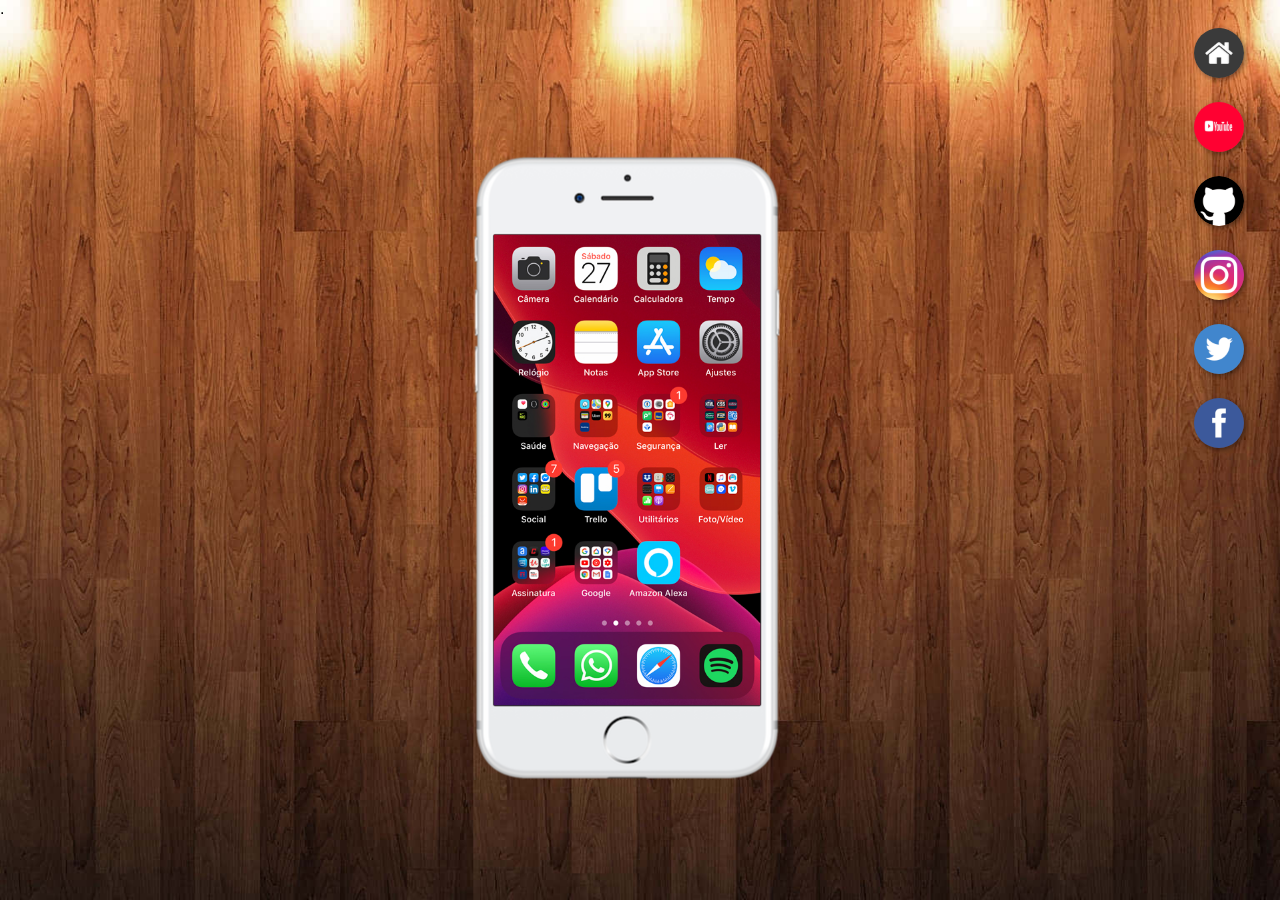
<file: index.html>
<!DOCTYPE html>
<html lang="pt-br">
<head>
    <meta charset="UTF-8">
    <meta name="viewport" content="width=device-width, initial-scale=1.0">
    <title>Projeto Redes Sociais</title>
    <link rel="shortcut icon" href="favicon.ico" type="image/x-icon">.
    <link rel="stylesheet" href="estilos/style.css">
</head>
<body>
    <main>
        <section id="telefone">
            <iframe src="home.html" name="tela" id="tela" frameborder="0"></iframe>
        </section>
        <section id="redes-sociais">
            <a href="home.html" target="tela"><img src="imagens/logo-home.jpg" alt="Home"></a> <br>
            <a href="#" target="tela"><img src="imagens/logo-youtube.png" alt="Youtube"></a> <br>
            <a href="#" target="tela"><img src="imagens/github_logo.png" alt="Github"></a> <br>
            <a href="instagram.html" target="tela"><img src="imagens/Instagram_logo.png" alt="Instagram"></a> <br>
            <a href="twitter.html" target="tela"><img src="imagens/logo-twitter.png" alt="Twitter"></a> <br>
            <a href="facebook.html" target="tela"><img src="imagens/logo-face.jpg" alt="Facebook"></a>
        </section>
    </main>
</body>
</html>
</file>
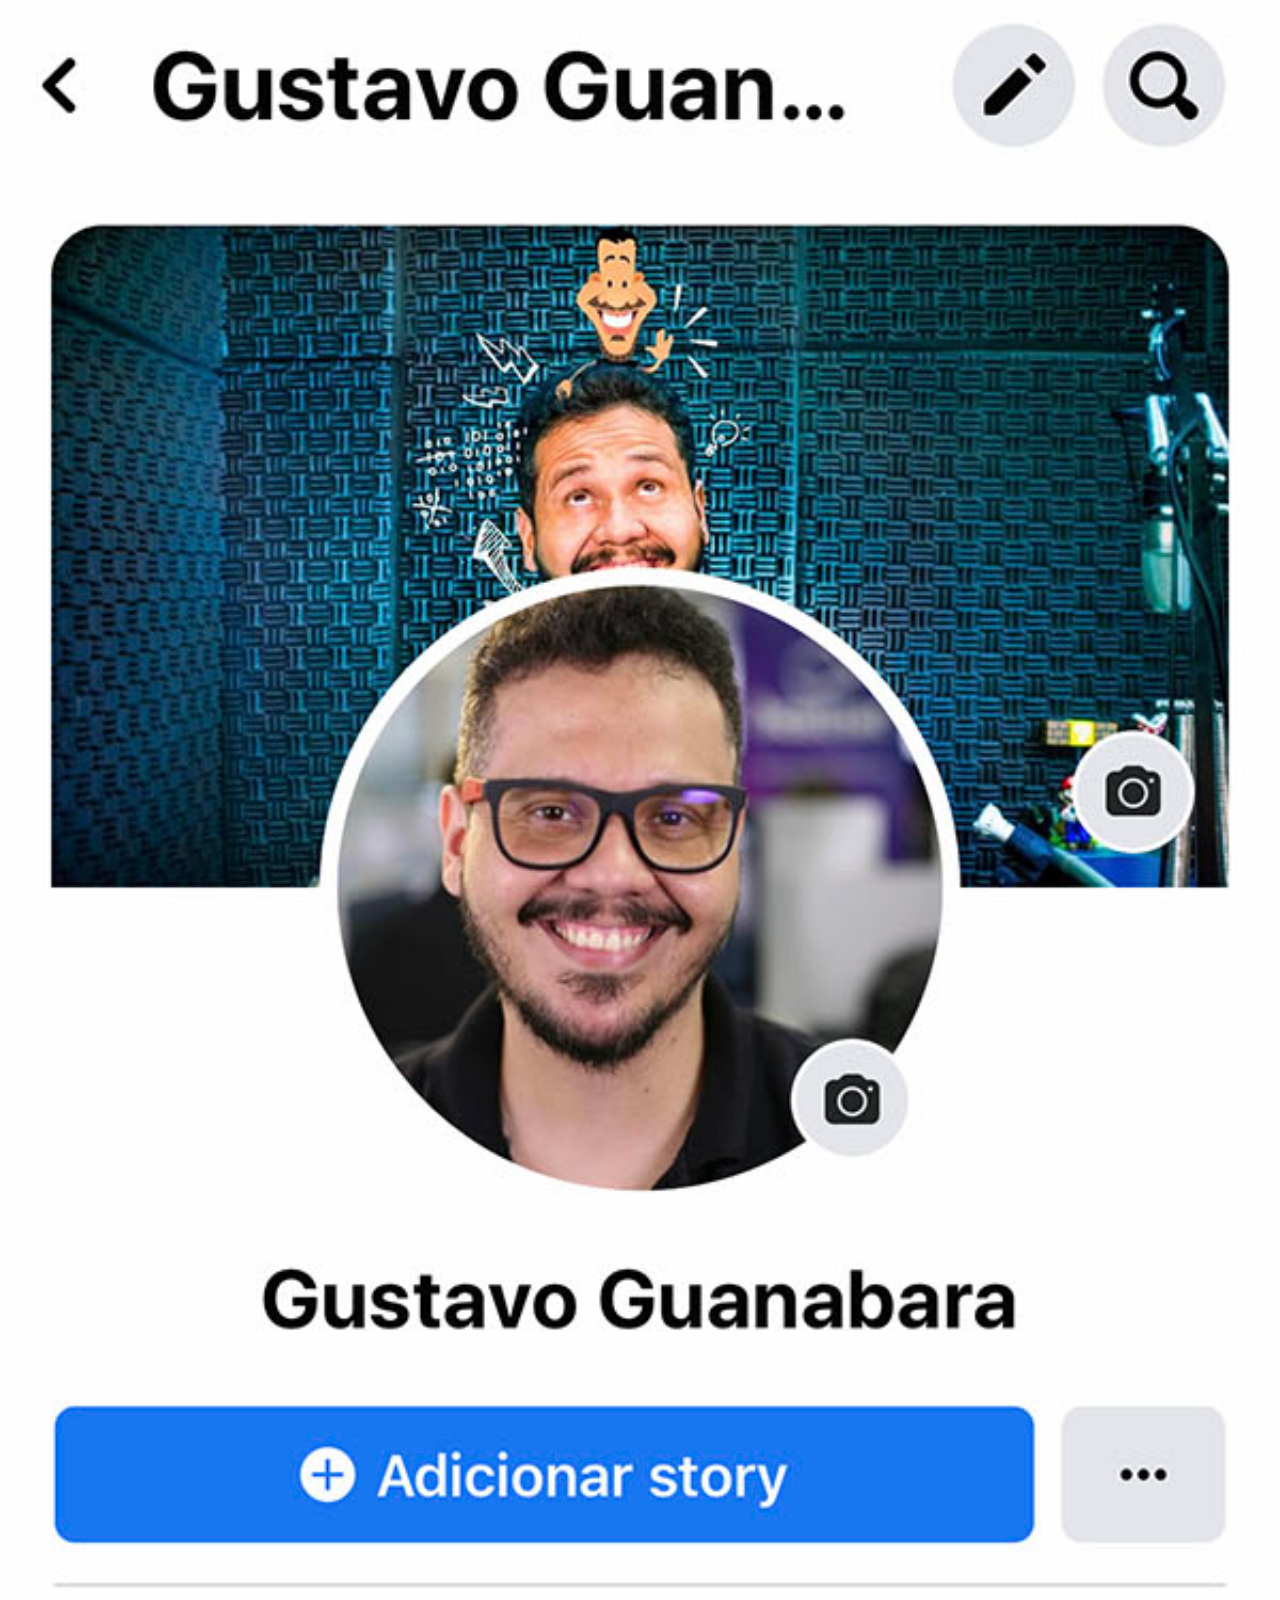
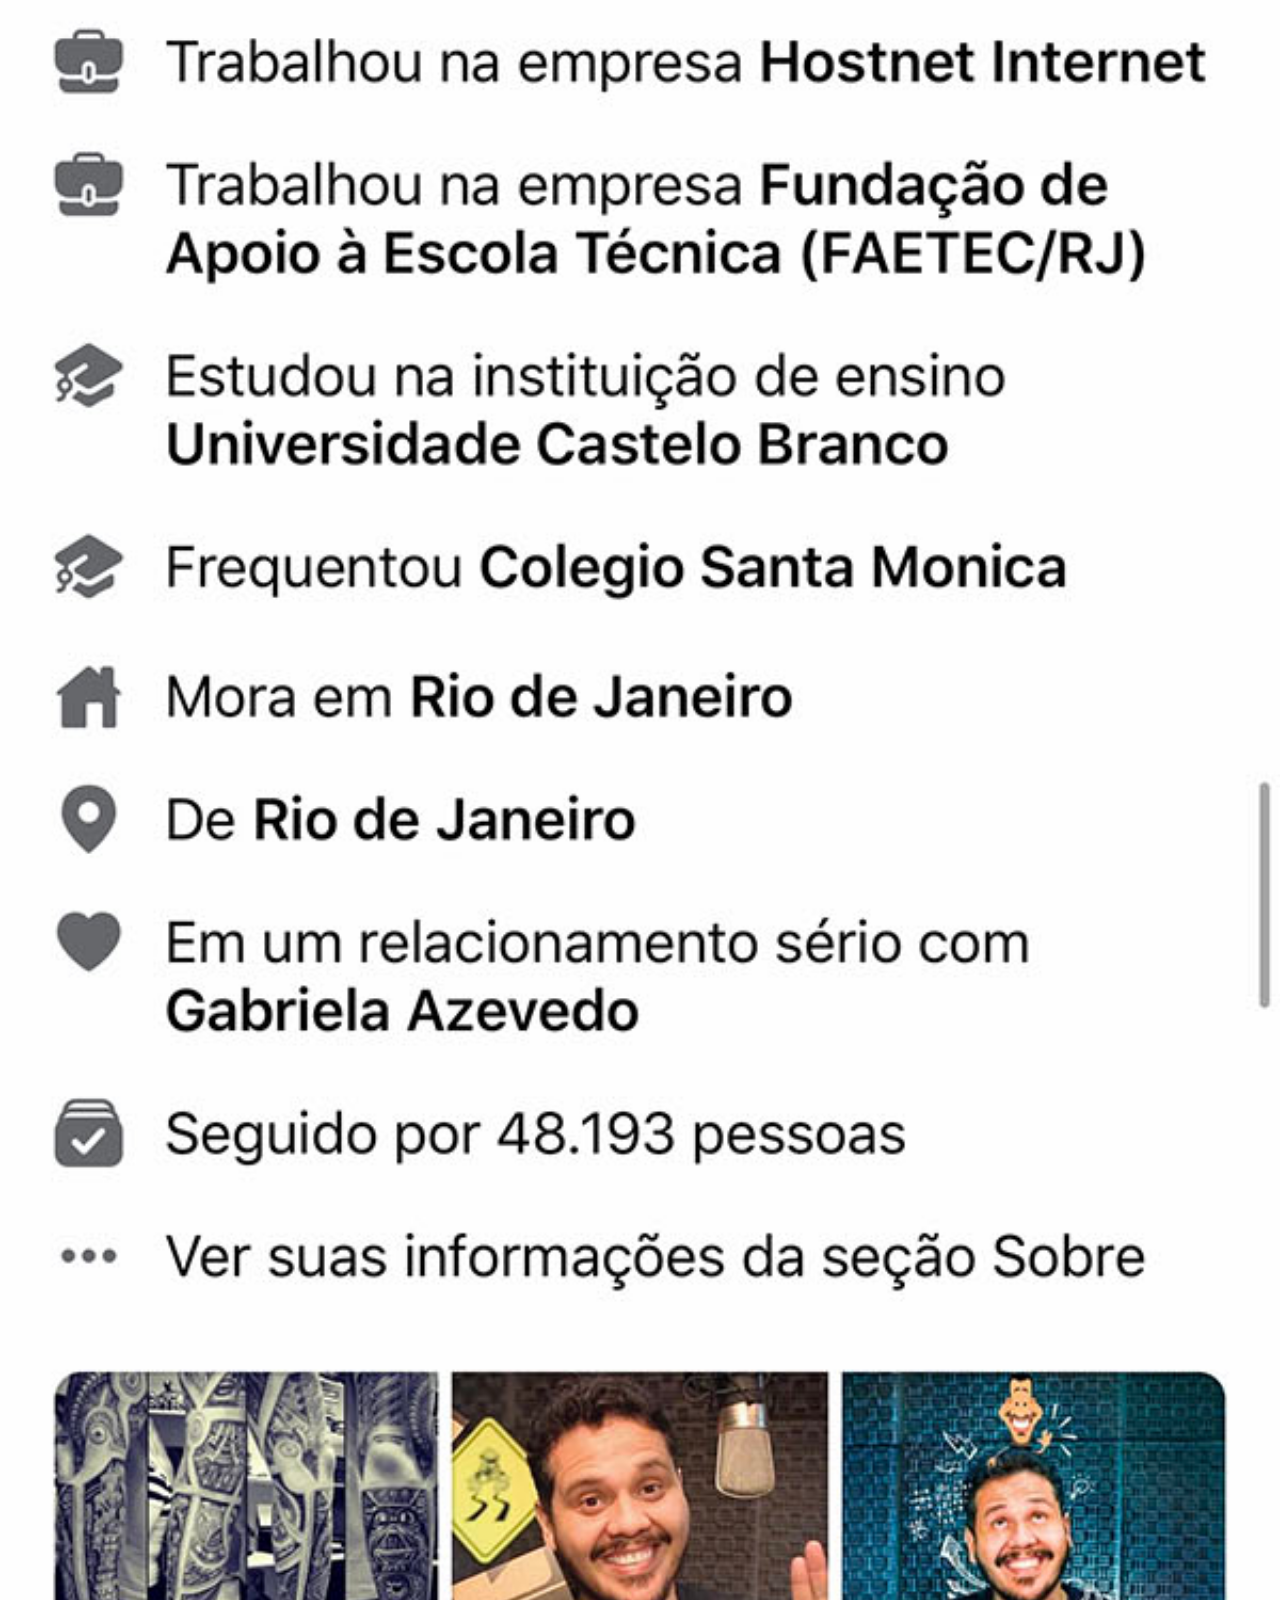
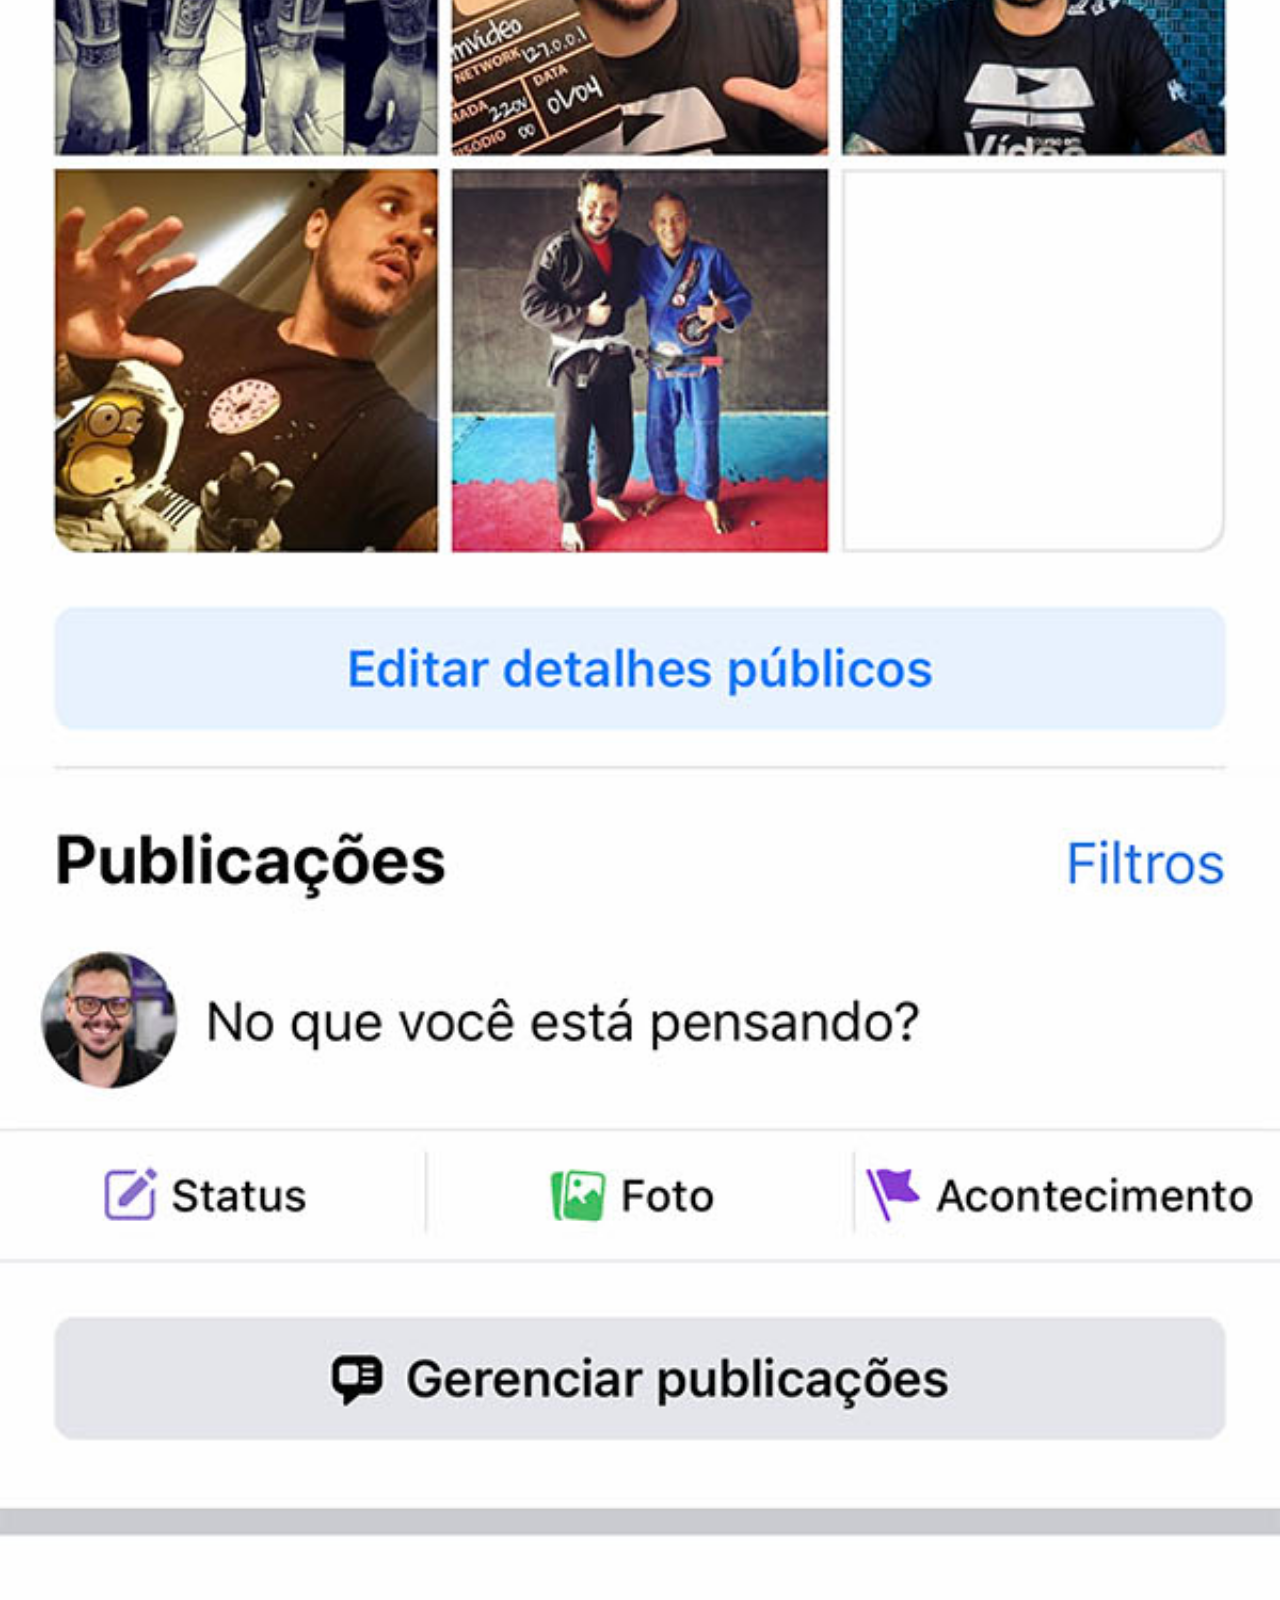
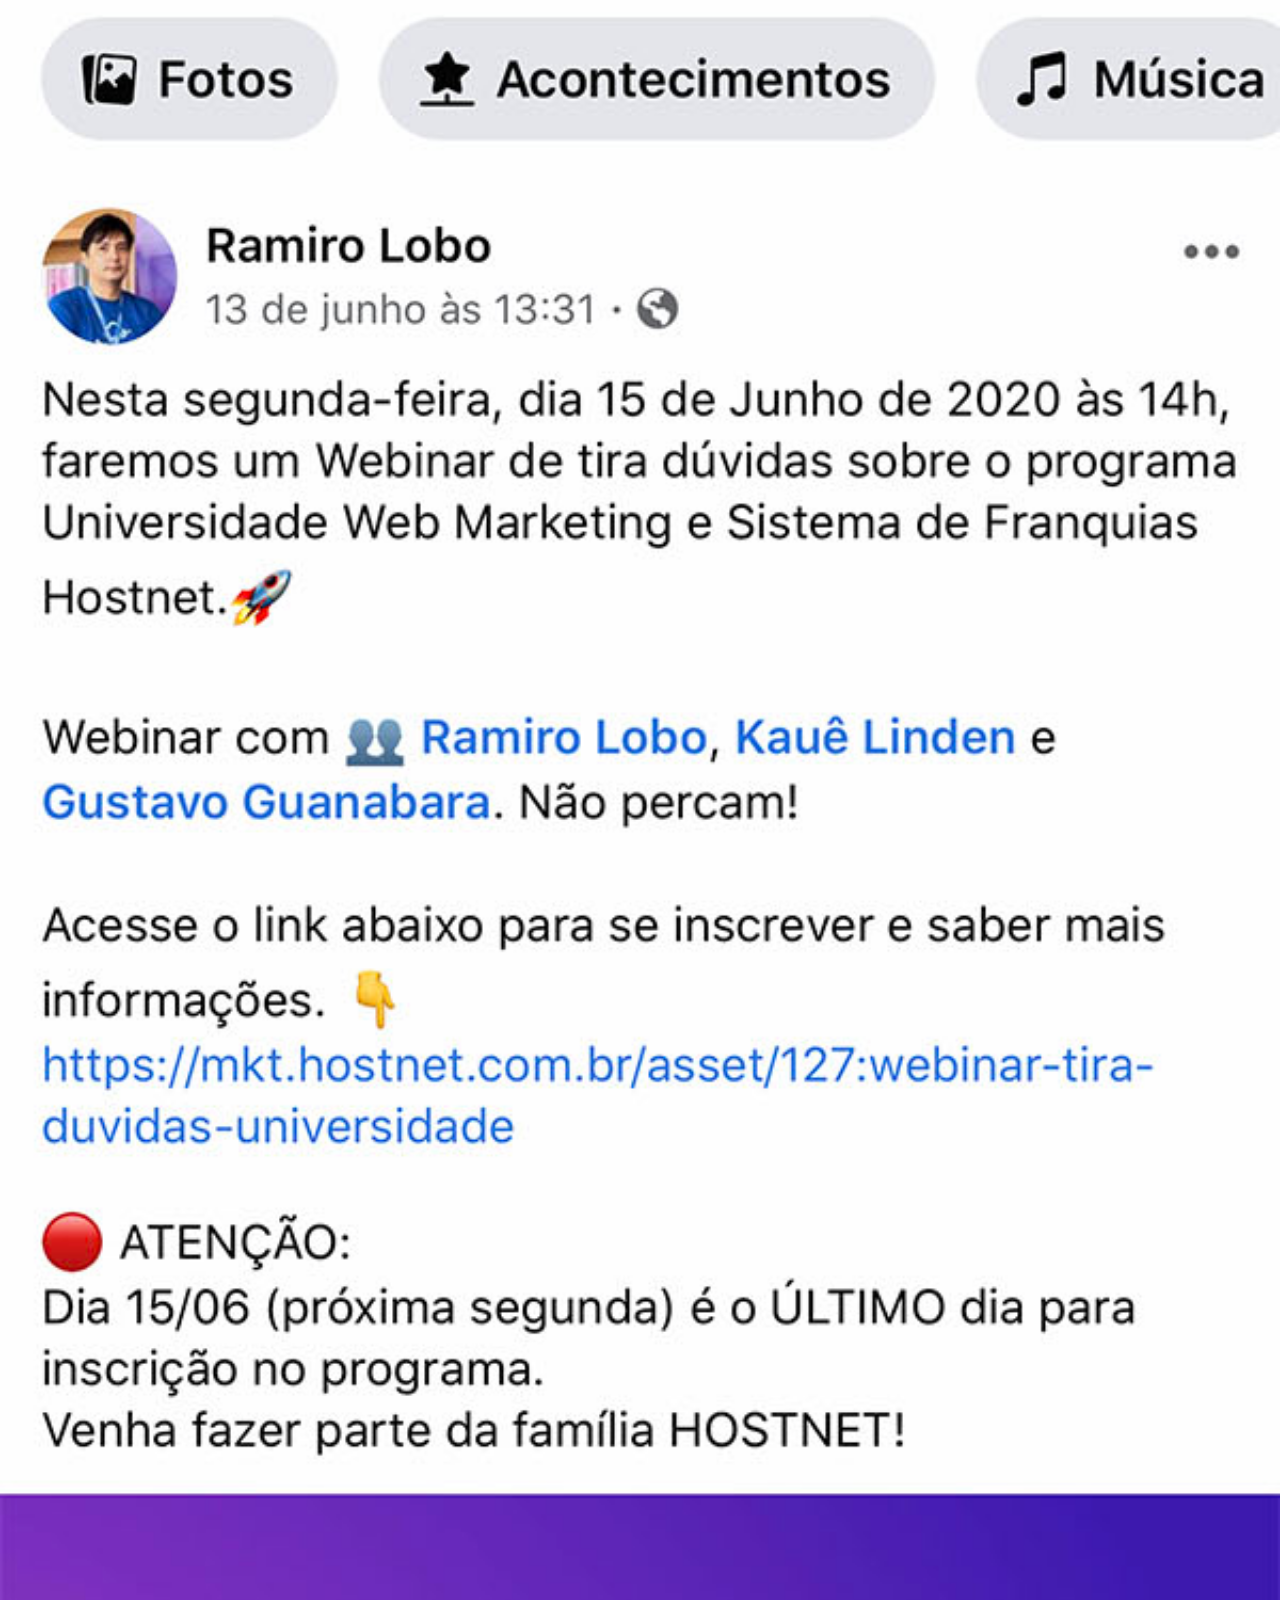
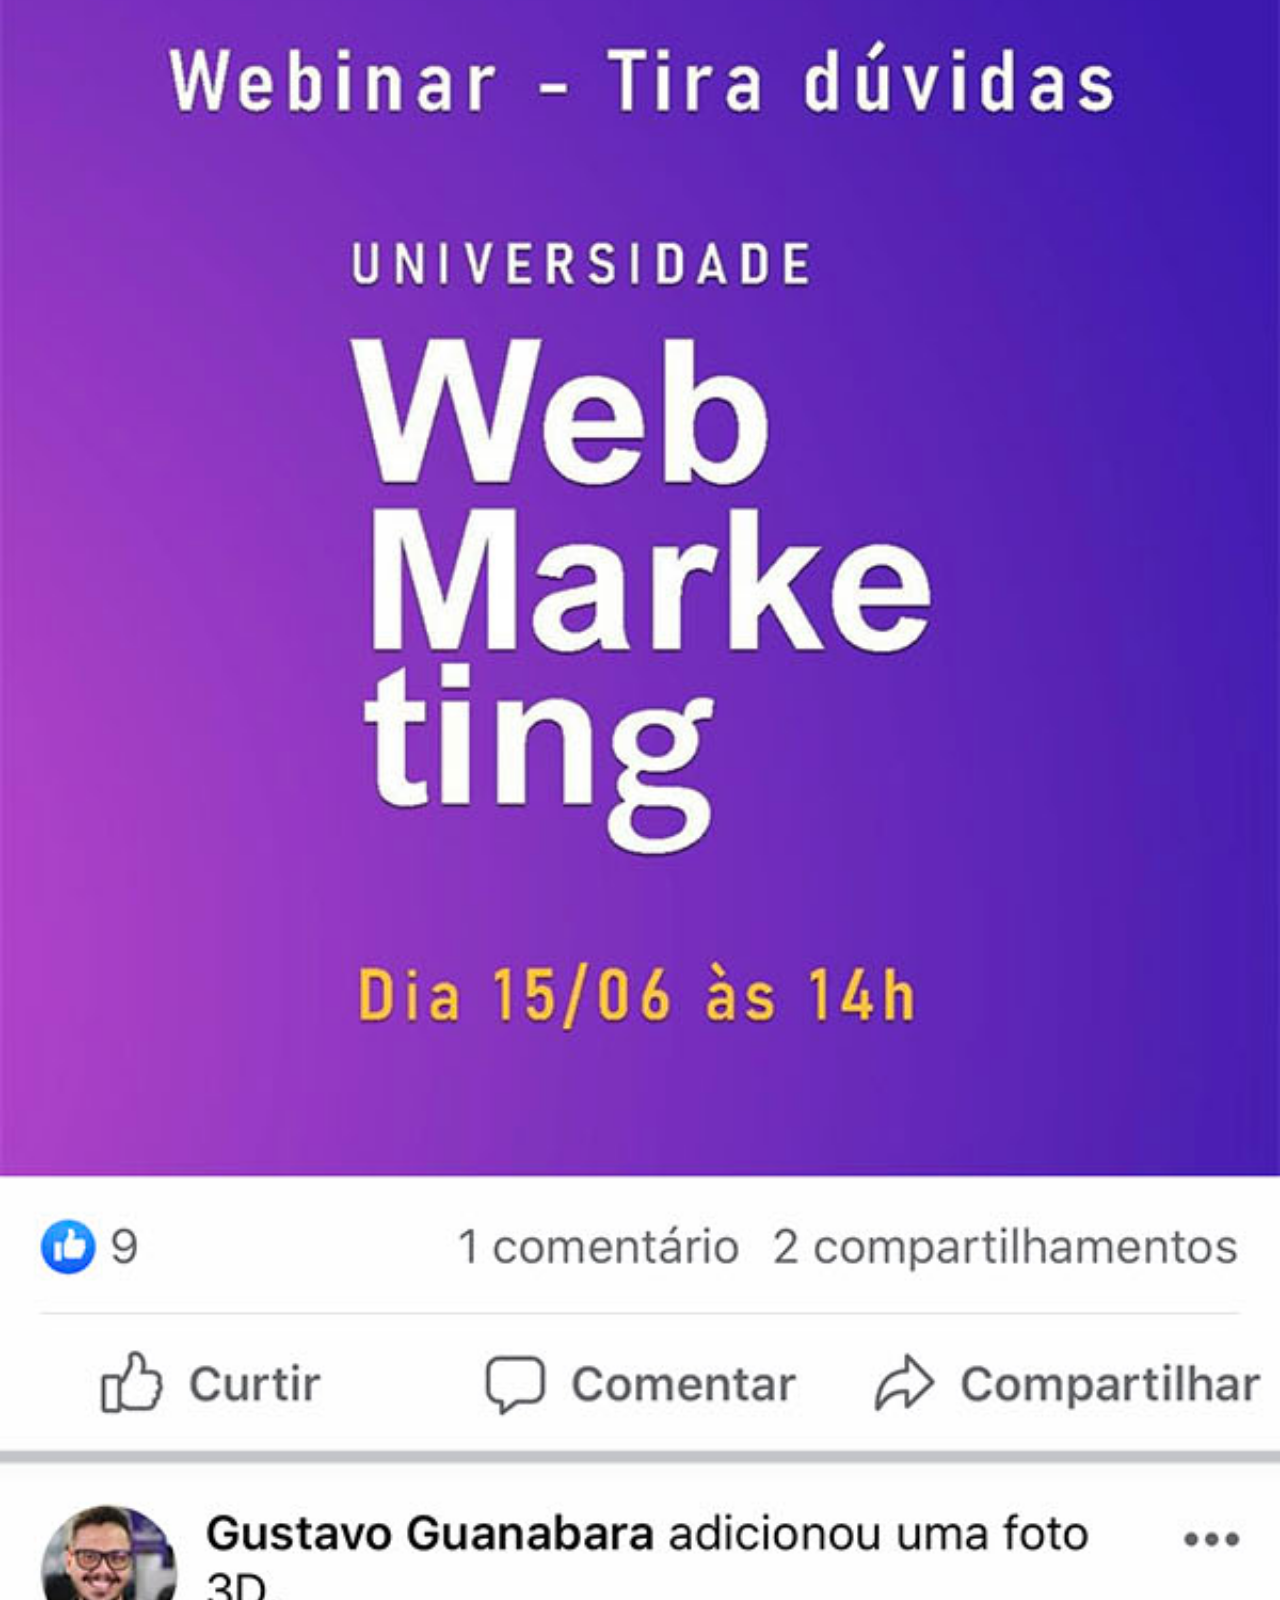
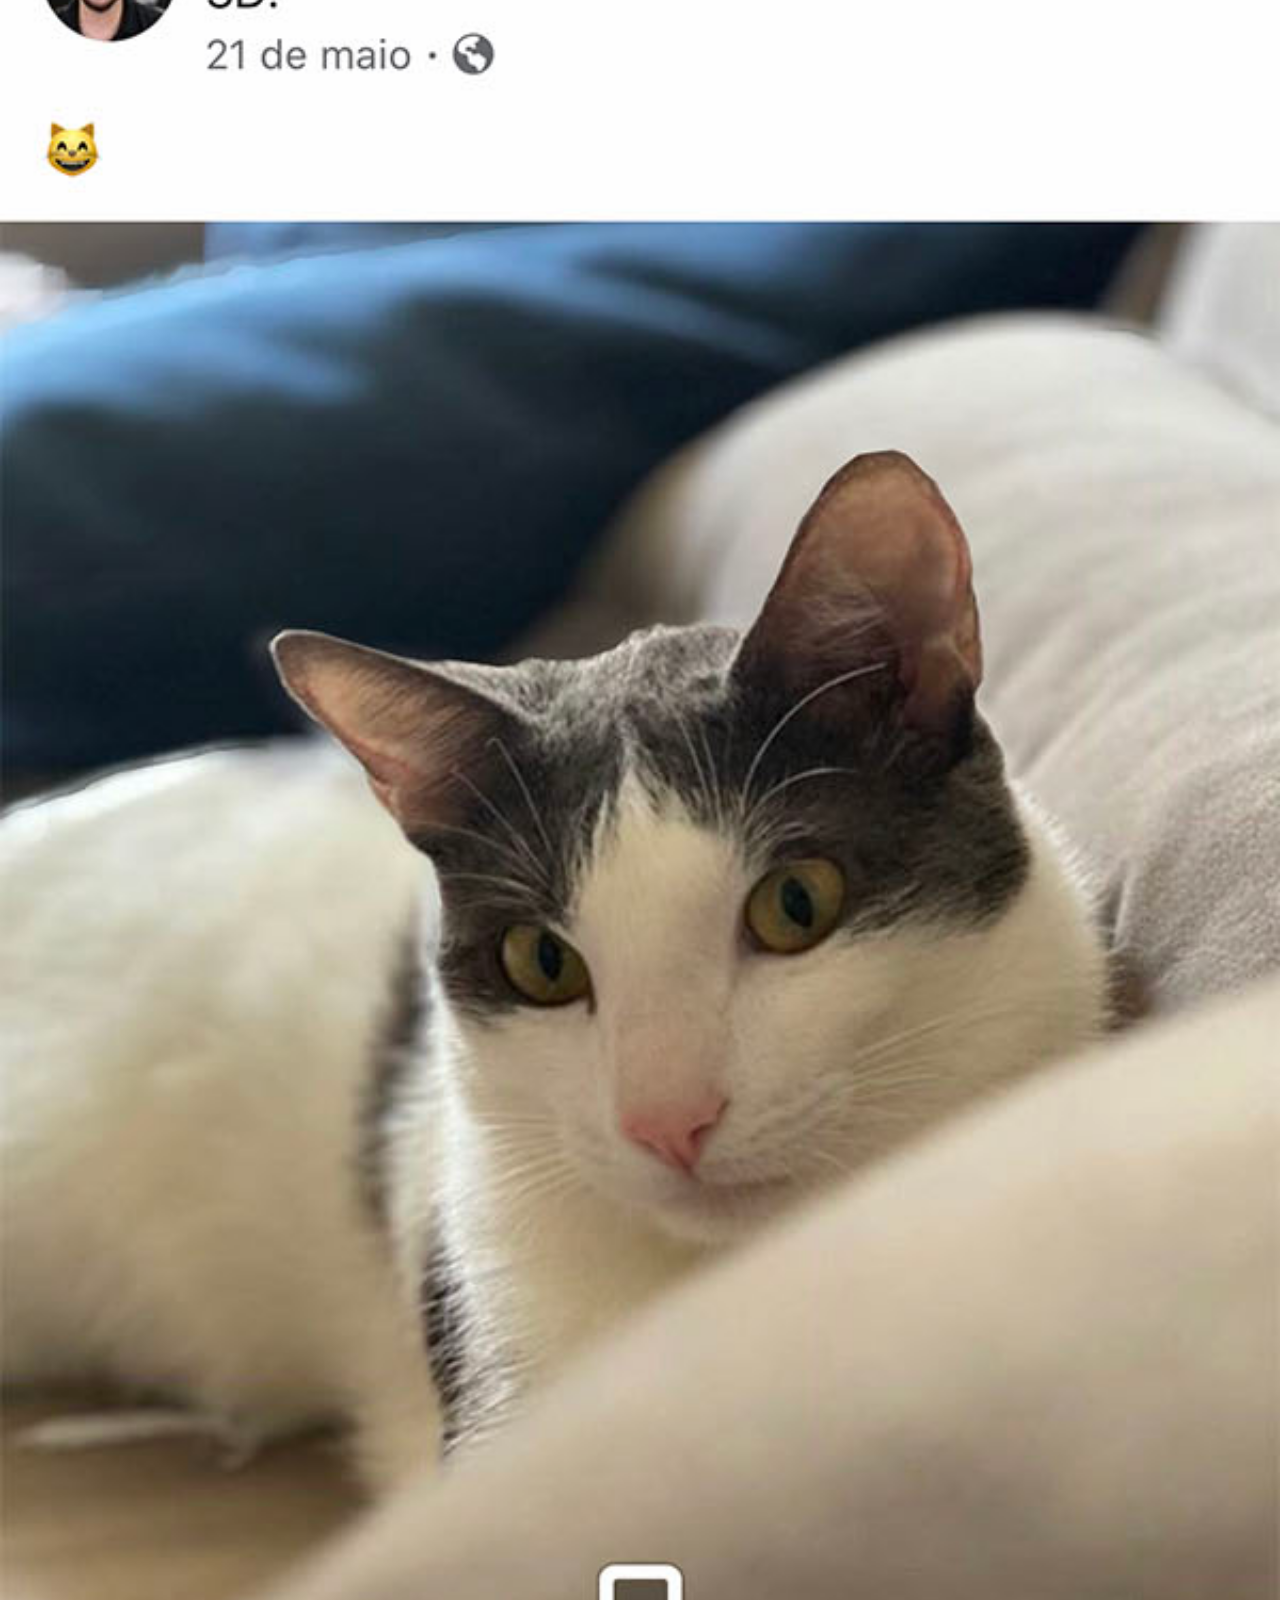
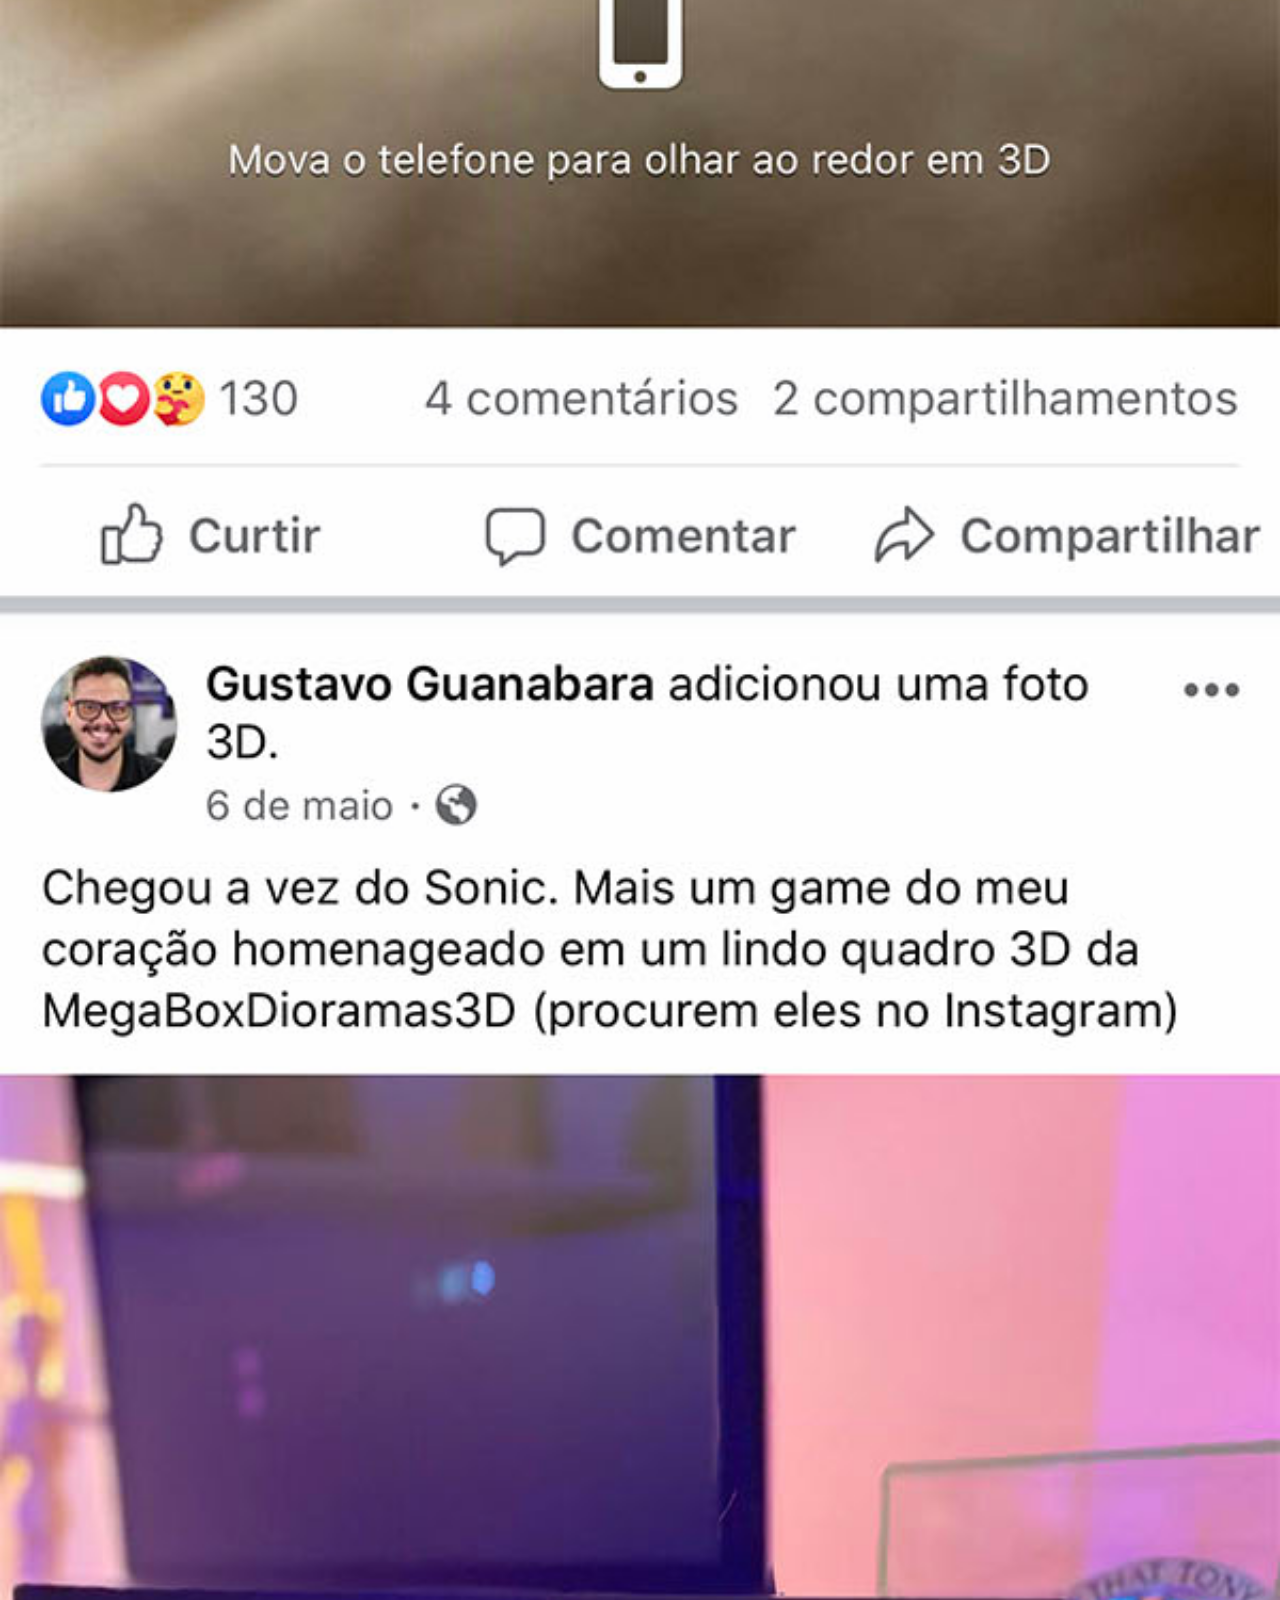
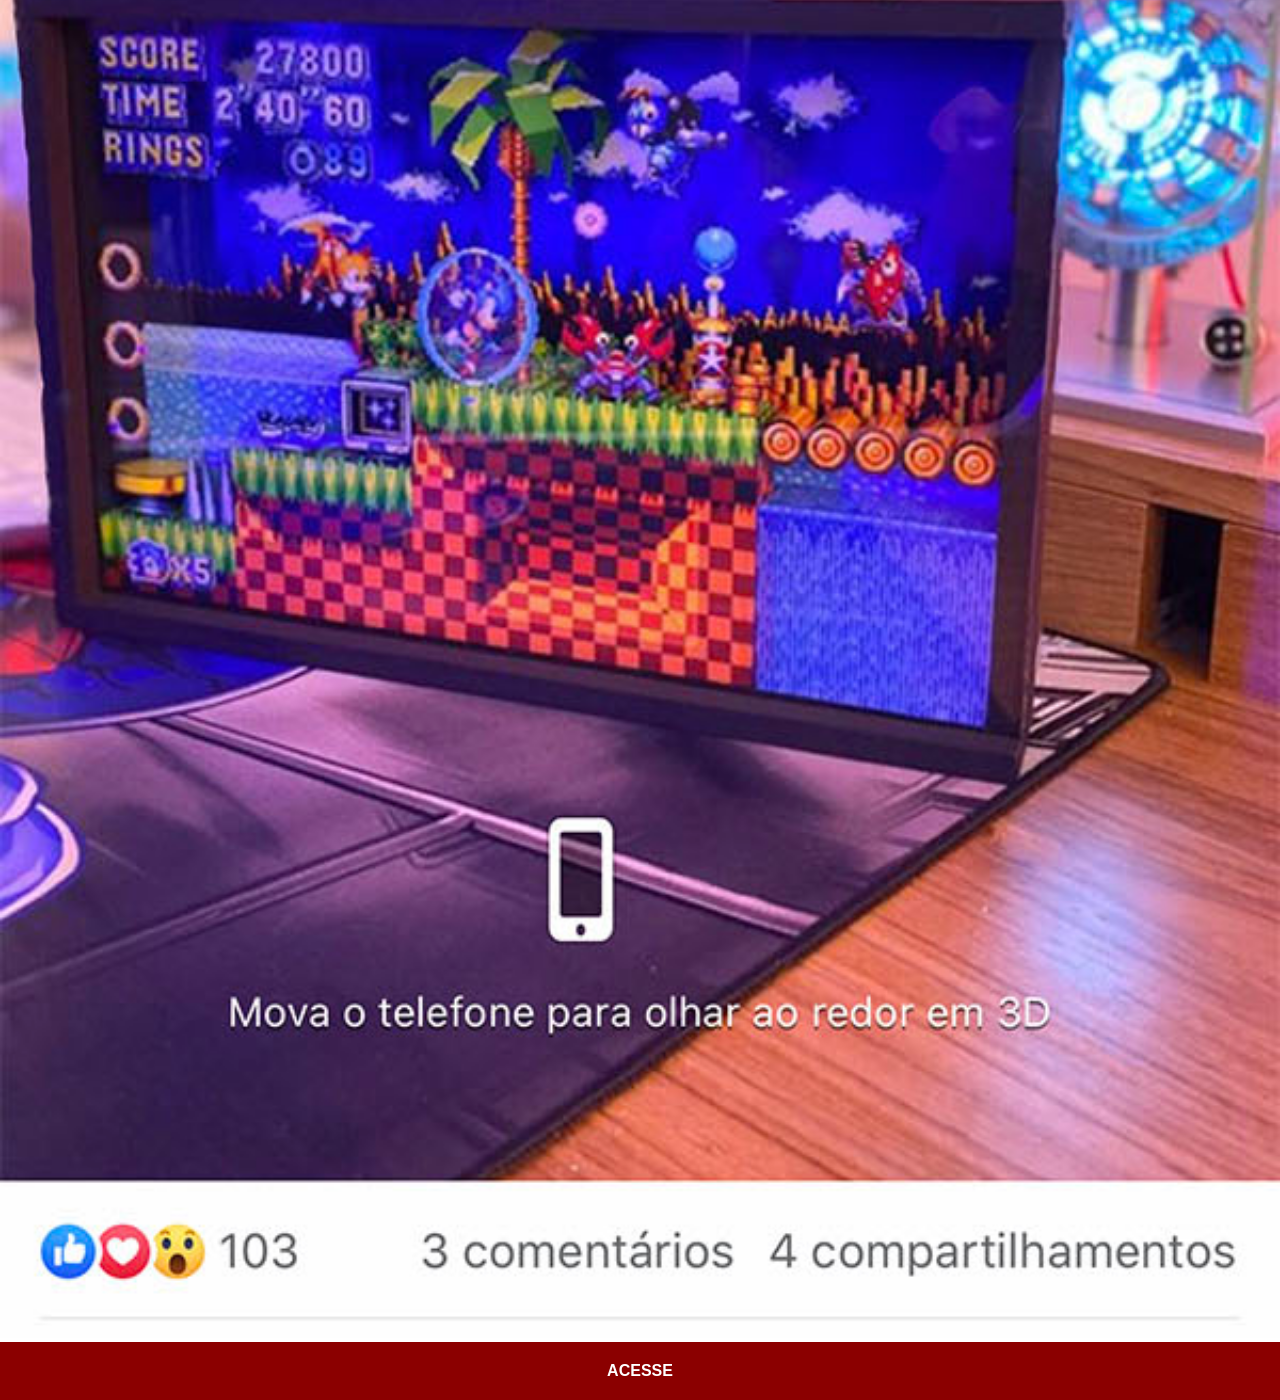
<file: facebook.html>
<!DOCTYPE html>
<html lang="pt-br">
<head>
    <meta charset="UTF-8">
    <meta name="viewport" content="width=device-width, initial-scale=1.0">
    <title>Twitter</title>
    <link rel="stylesheet" href="estilos/social.css">
</head>
<body>
    <img src="imagens/tela-facebook.jpg" alt="Facebook">
    <a href="https://www.facebook.com/" target="_blank">ACESSE</a>
</body>
</html>
</file>
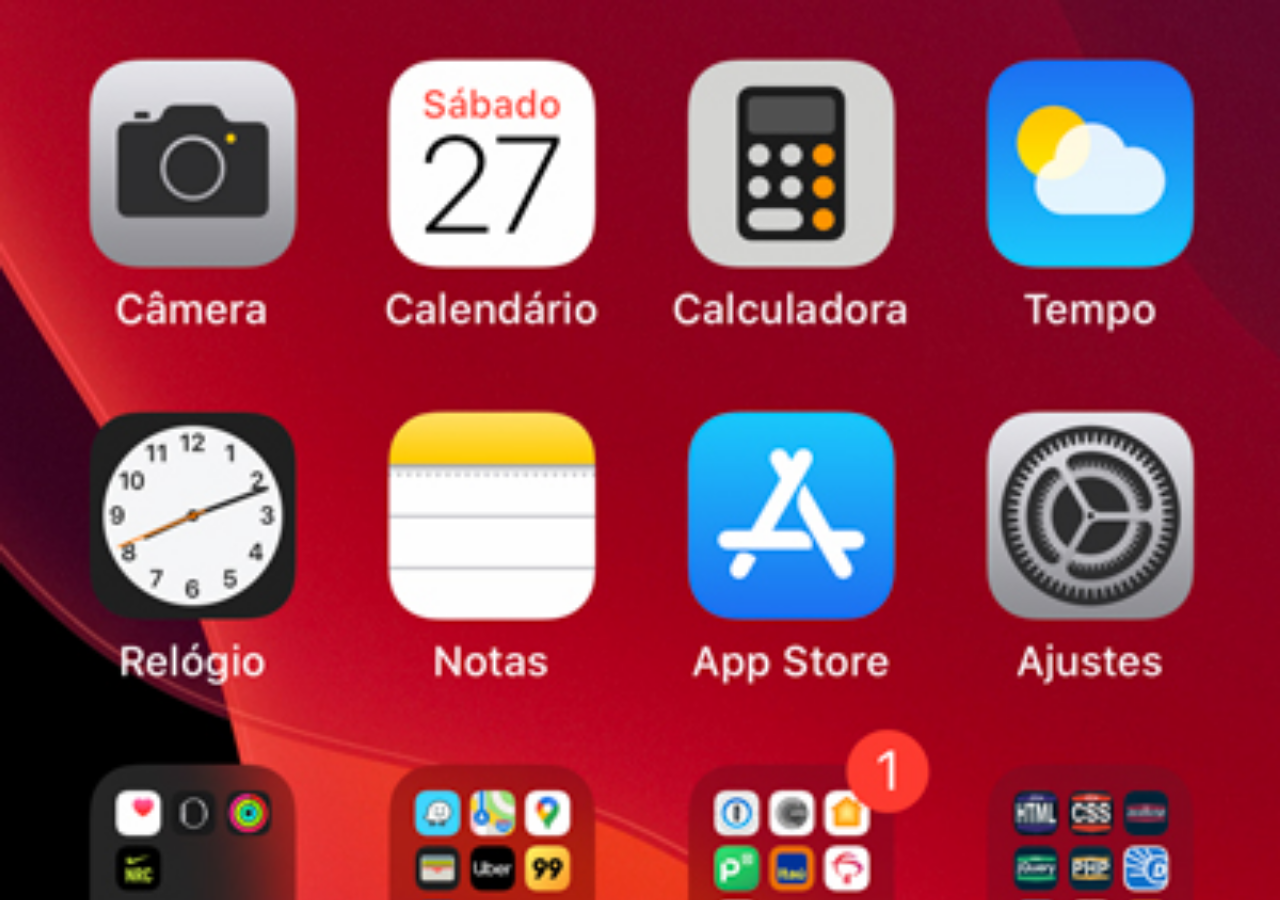
<file: home.html>
<!DOCTYPE html>
<html lang="pt-br">
<head>
    <meta charset="UTF-8">
    <meta name="viewport" content="width=device-width, initial-scale=1.0">
    <title>Home</title>
</head>
<style>
    * {
        margin: 0px;
        padding: 0px;
    }

    body {
        height: 100vh;
        width: 100vw;
        background: black url('imagens/tela-home.jpg') no-repeat center top;
        background-size: cover;
    }
</style>
<body>
    
</body>
</html>
</file>
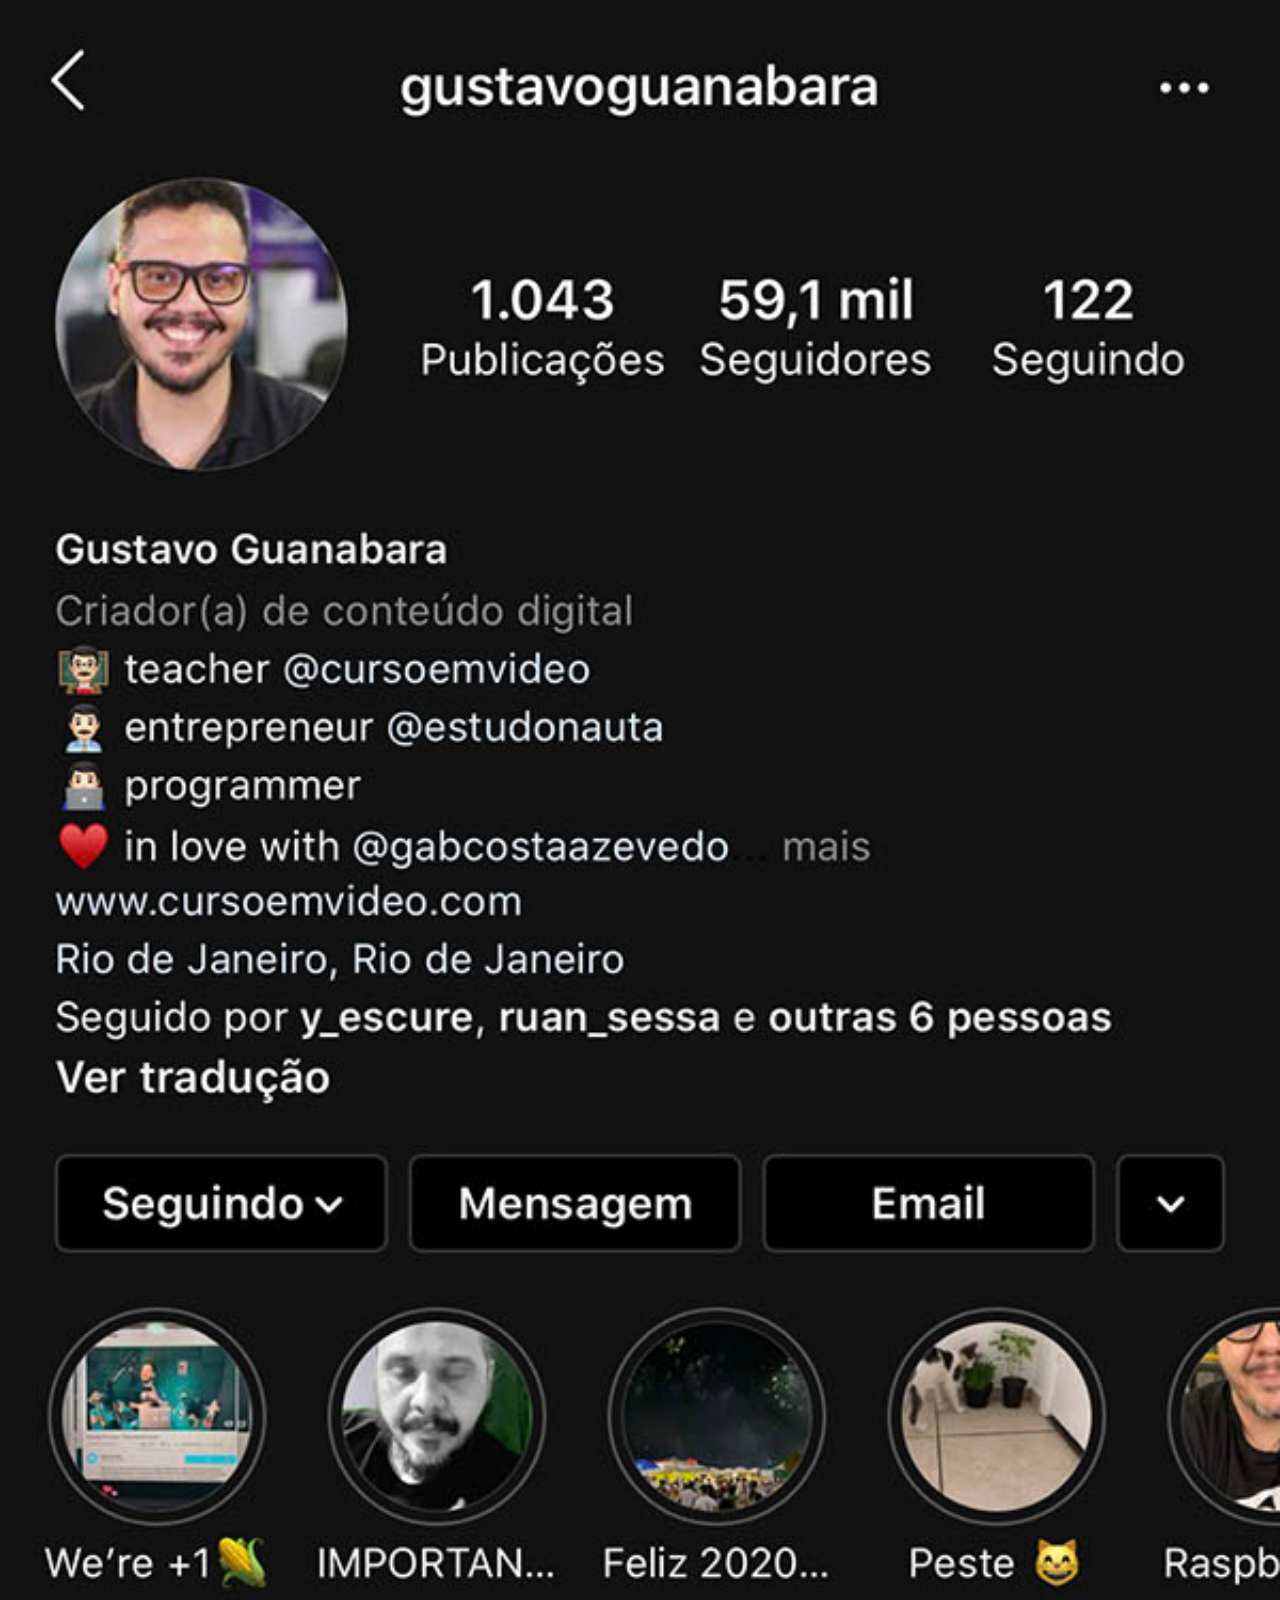
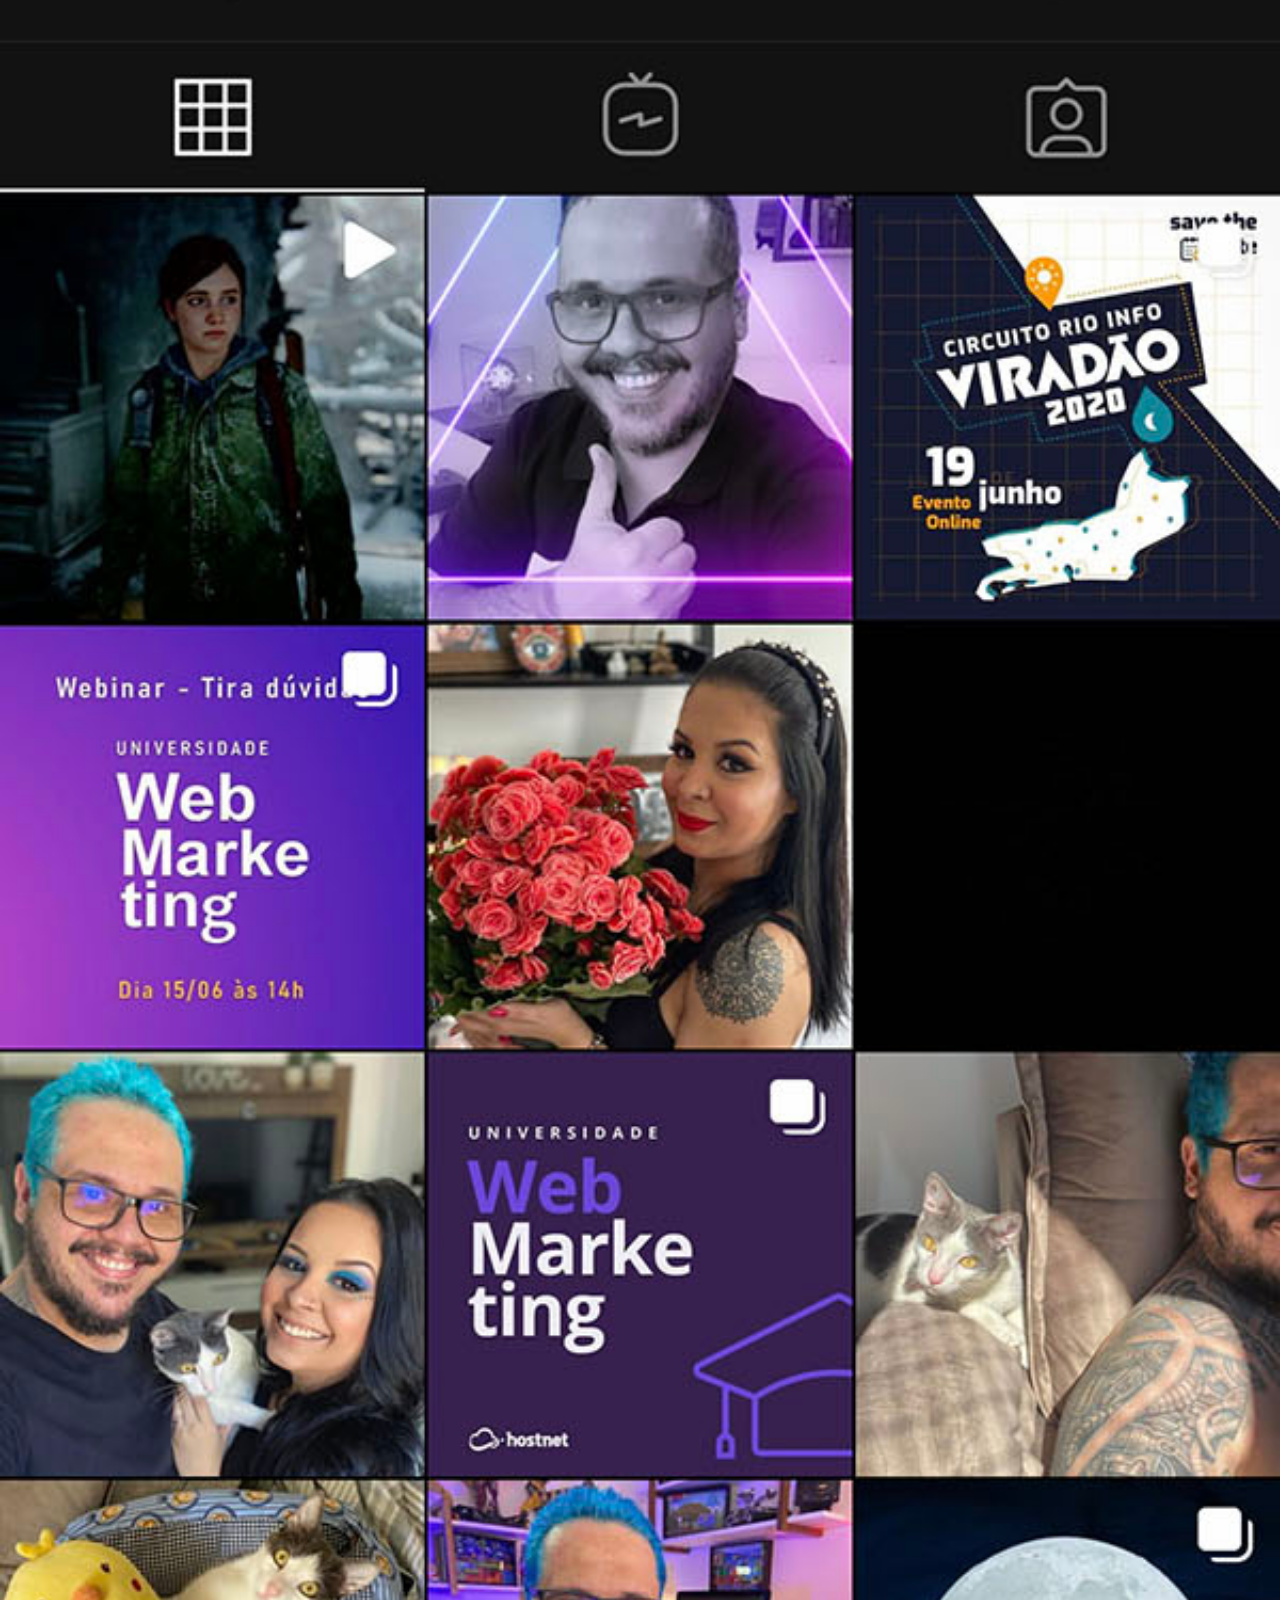
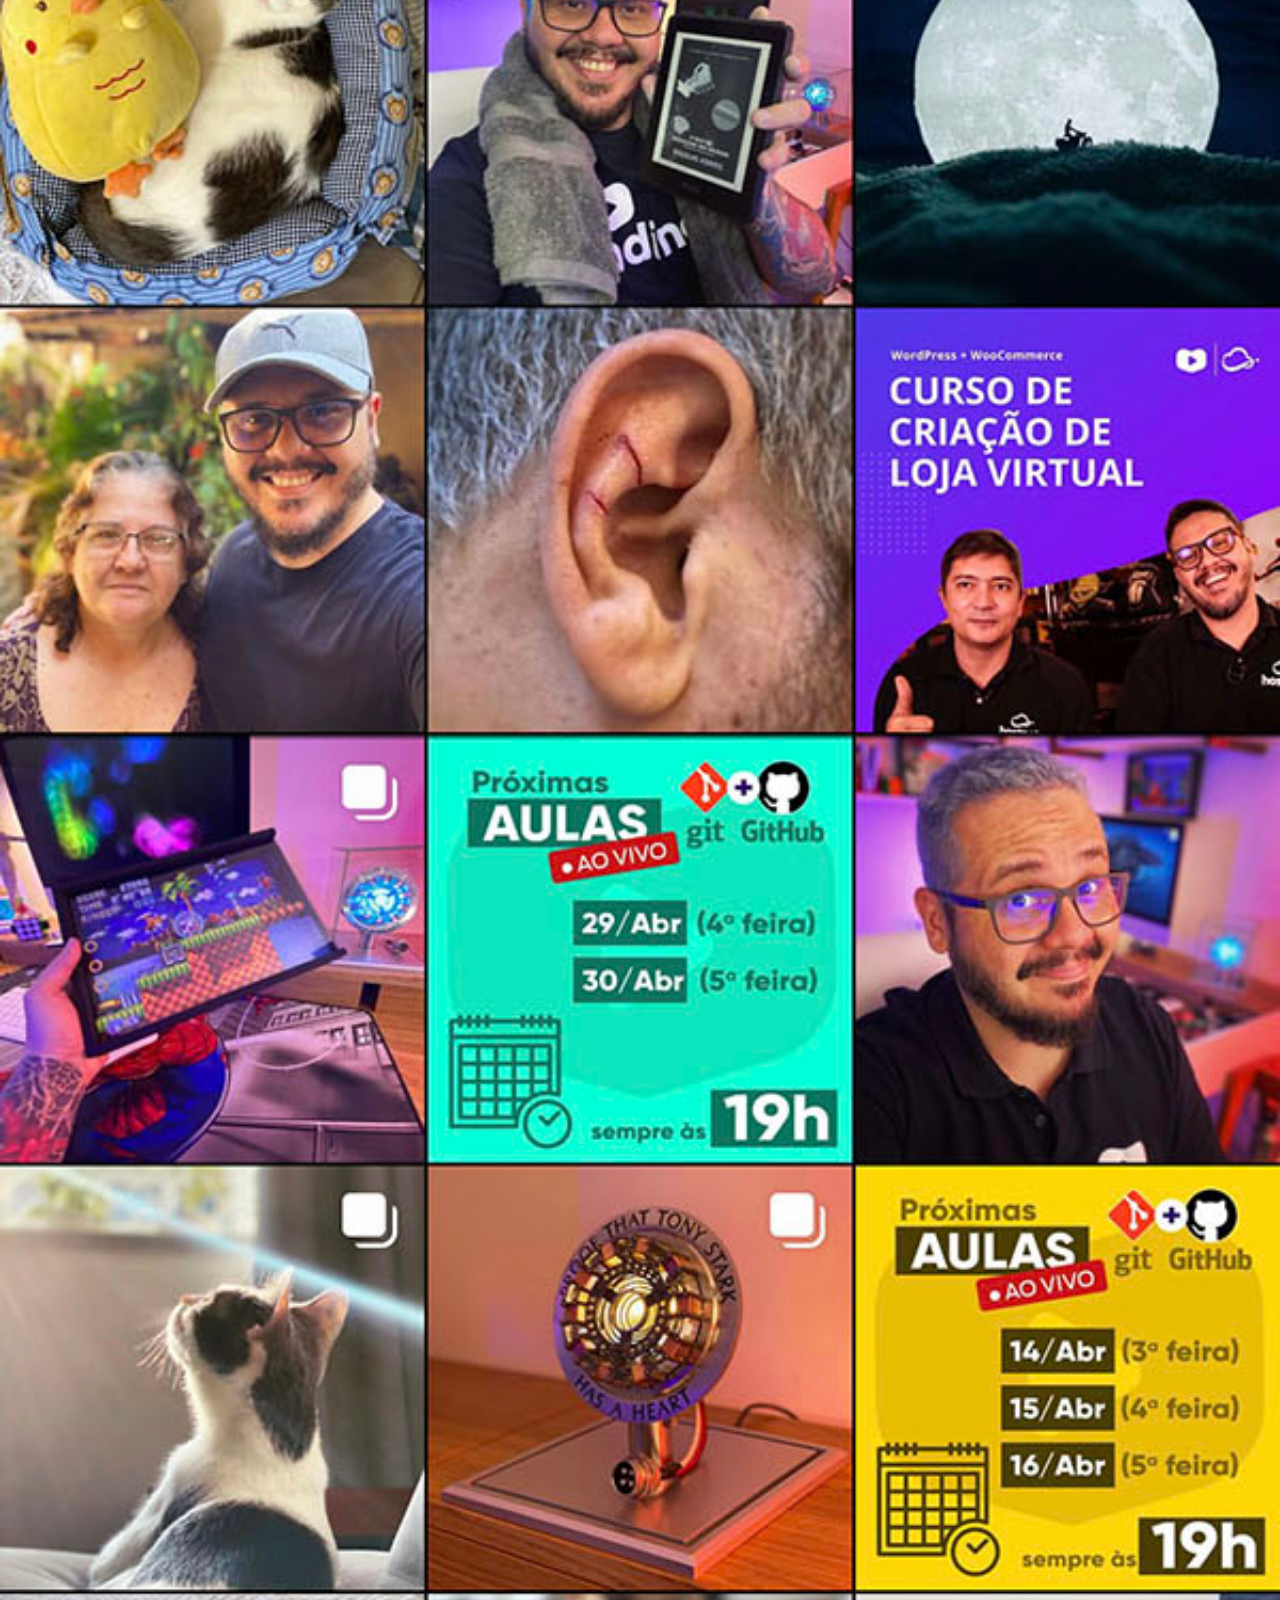
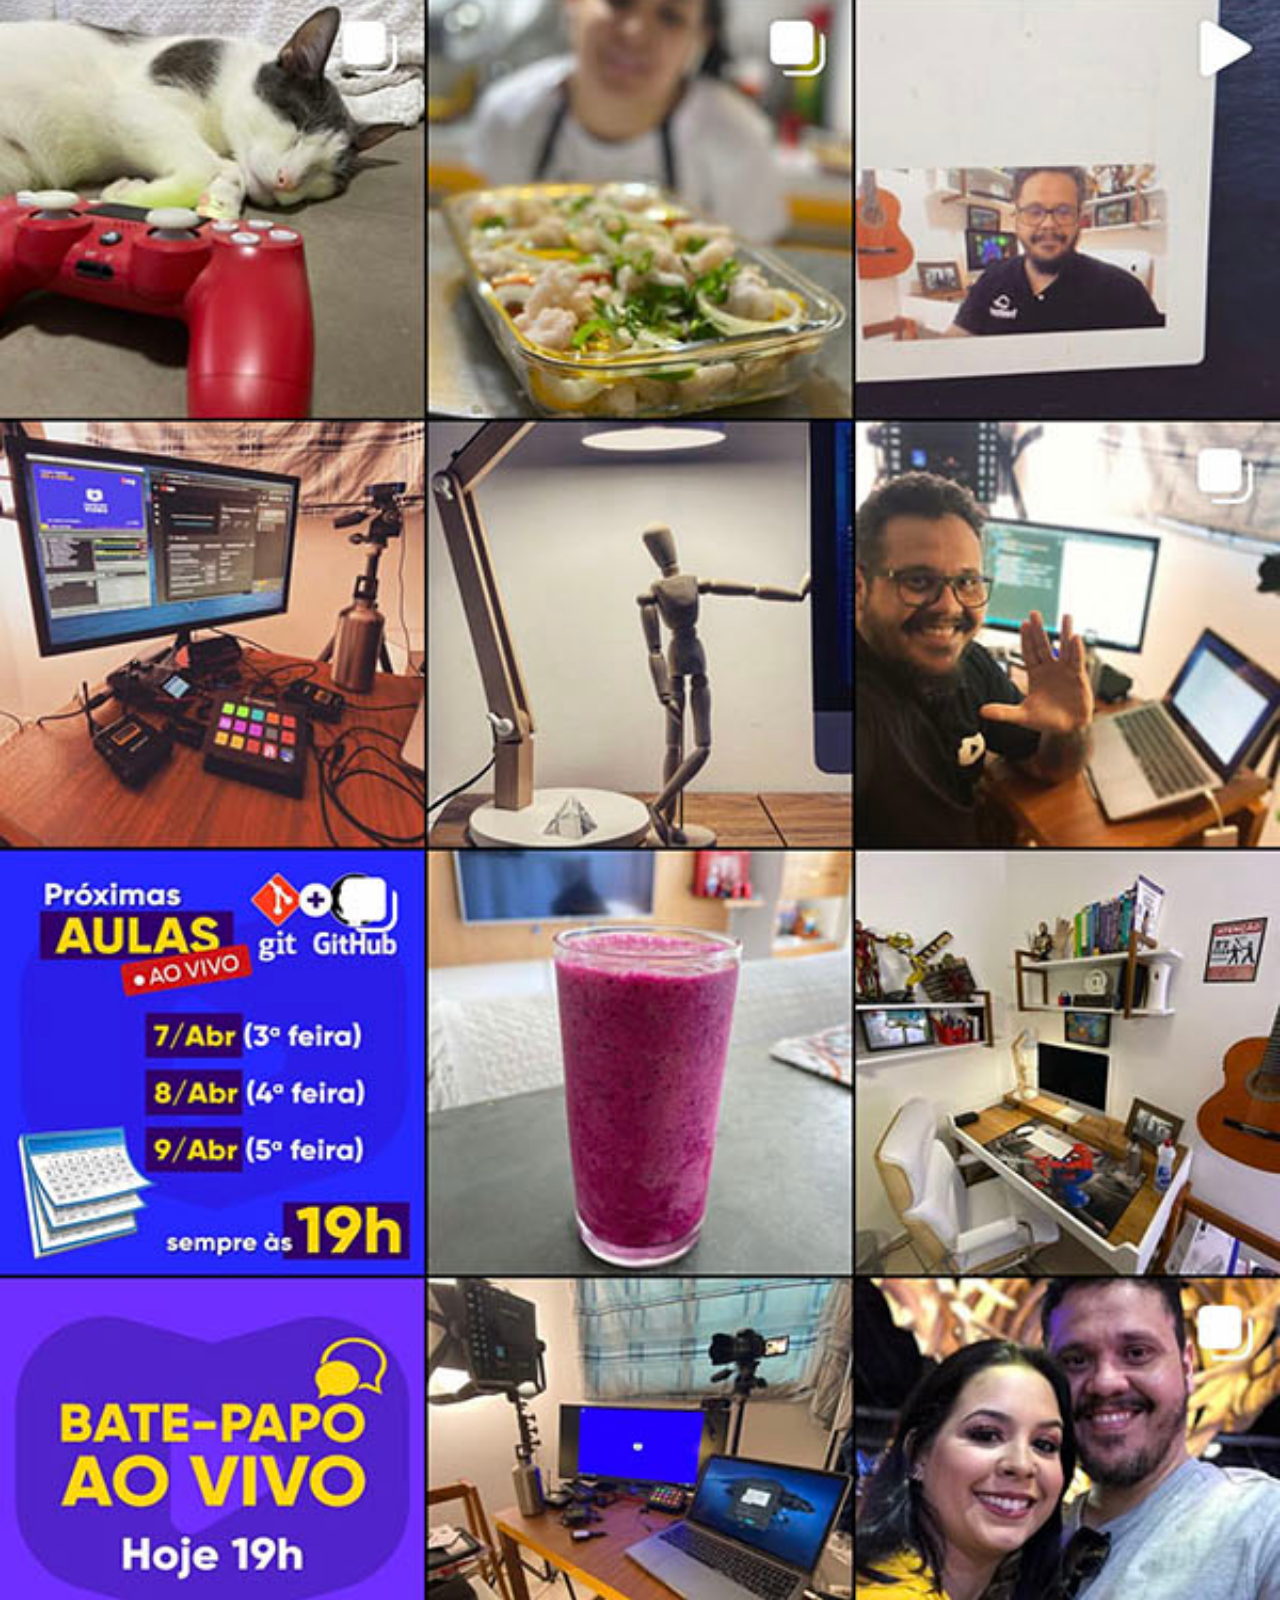
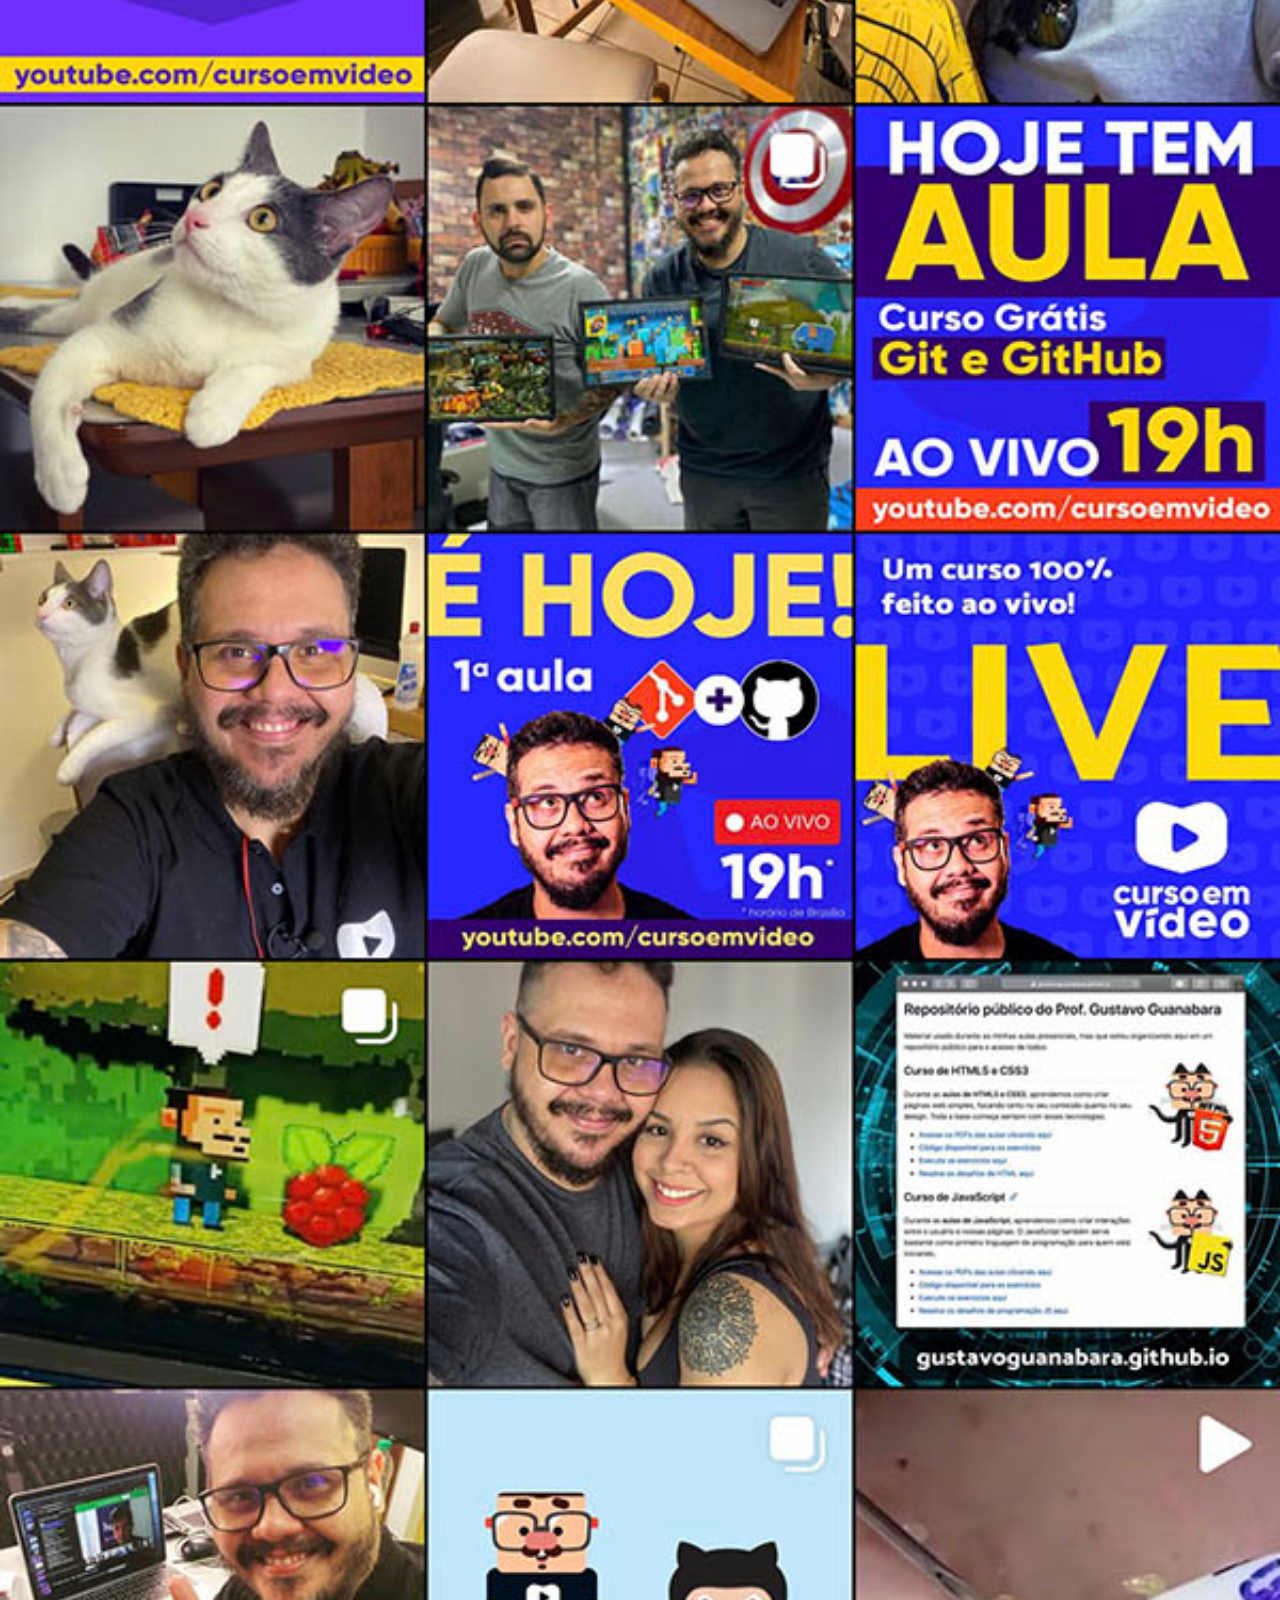
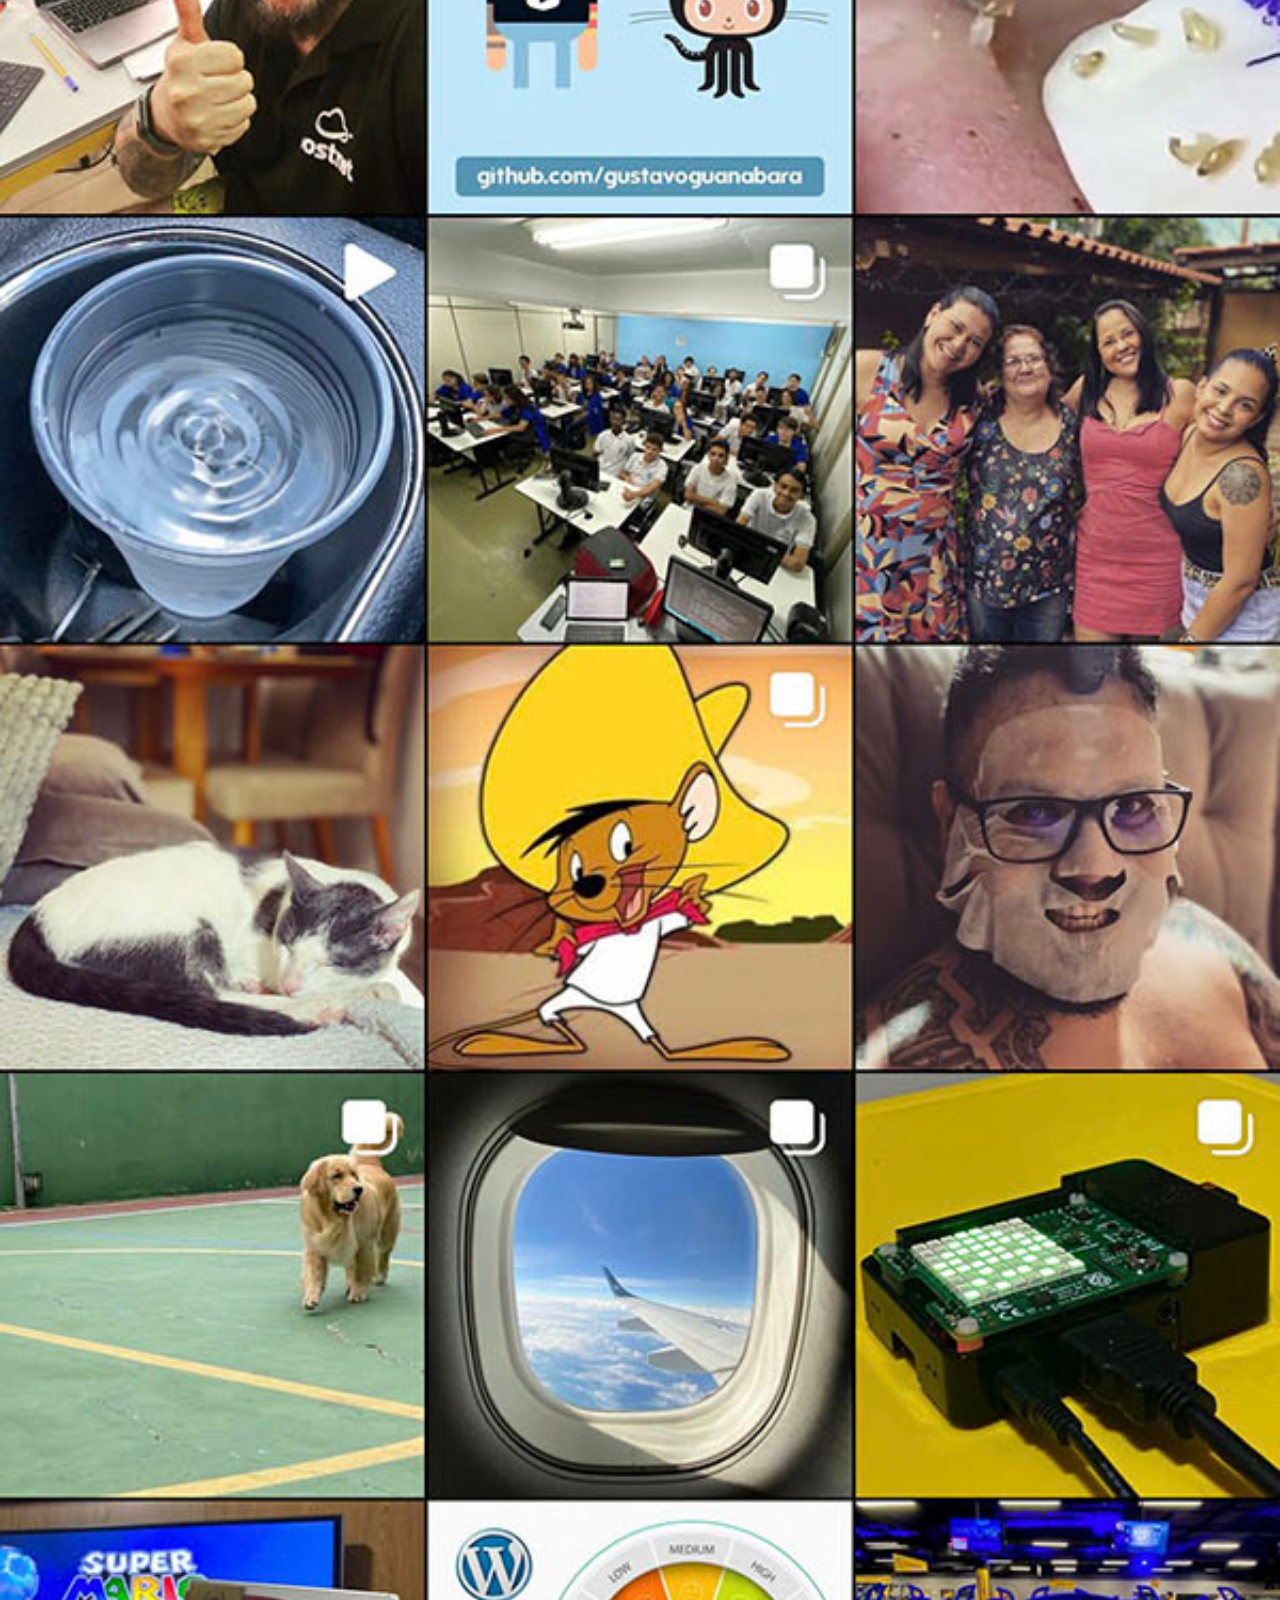
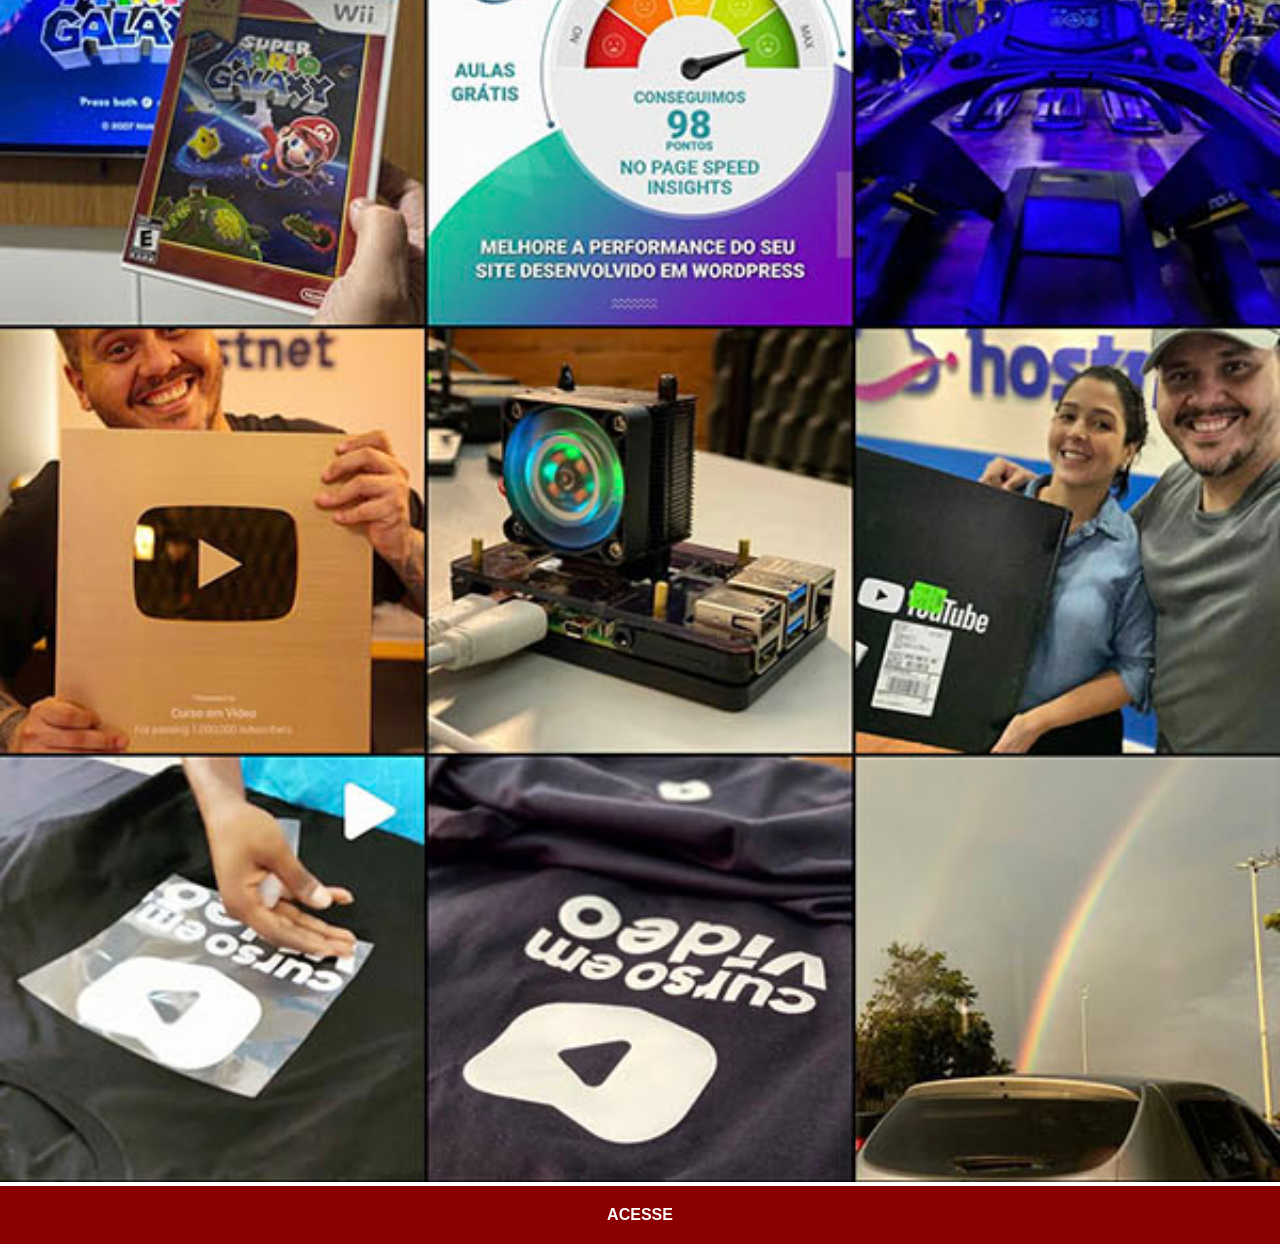
<file: instagram.html>
<!DOCTYPE html>
<html lang="pt-br">
<head>
    <meta charset="UTF-8">
    <meta name="viewport" content="width=device-width, initial-scale=1.0">
    <title>Twitter</title>
    <link rel="stylesheet" href="estilos/social.css">
</head>
<body>
    <img src="imagens/tela-instagram.jpg" alt="Instagram">
    <a href="https://www.instagram.com/" target="_blank">ACESSE</a>
</body>
</html>
</file>
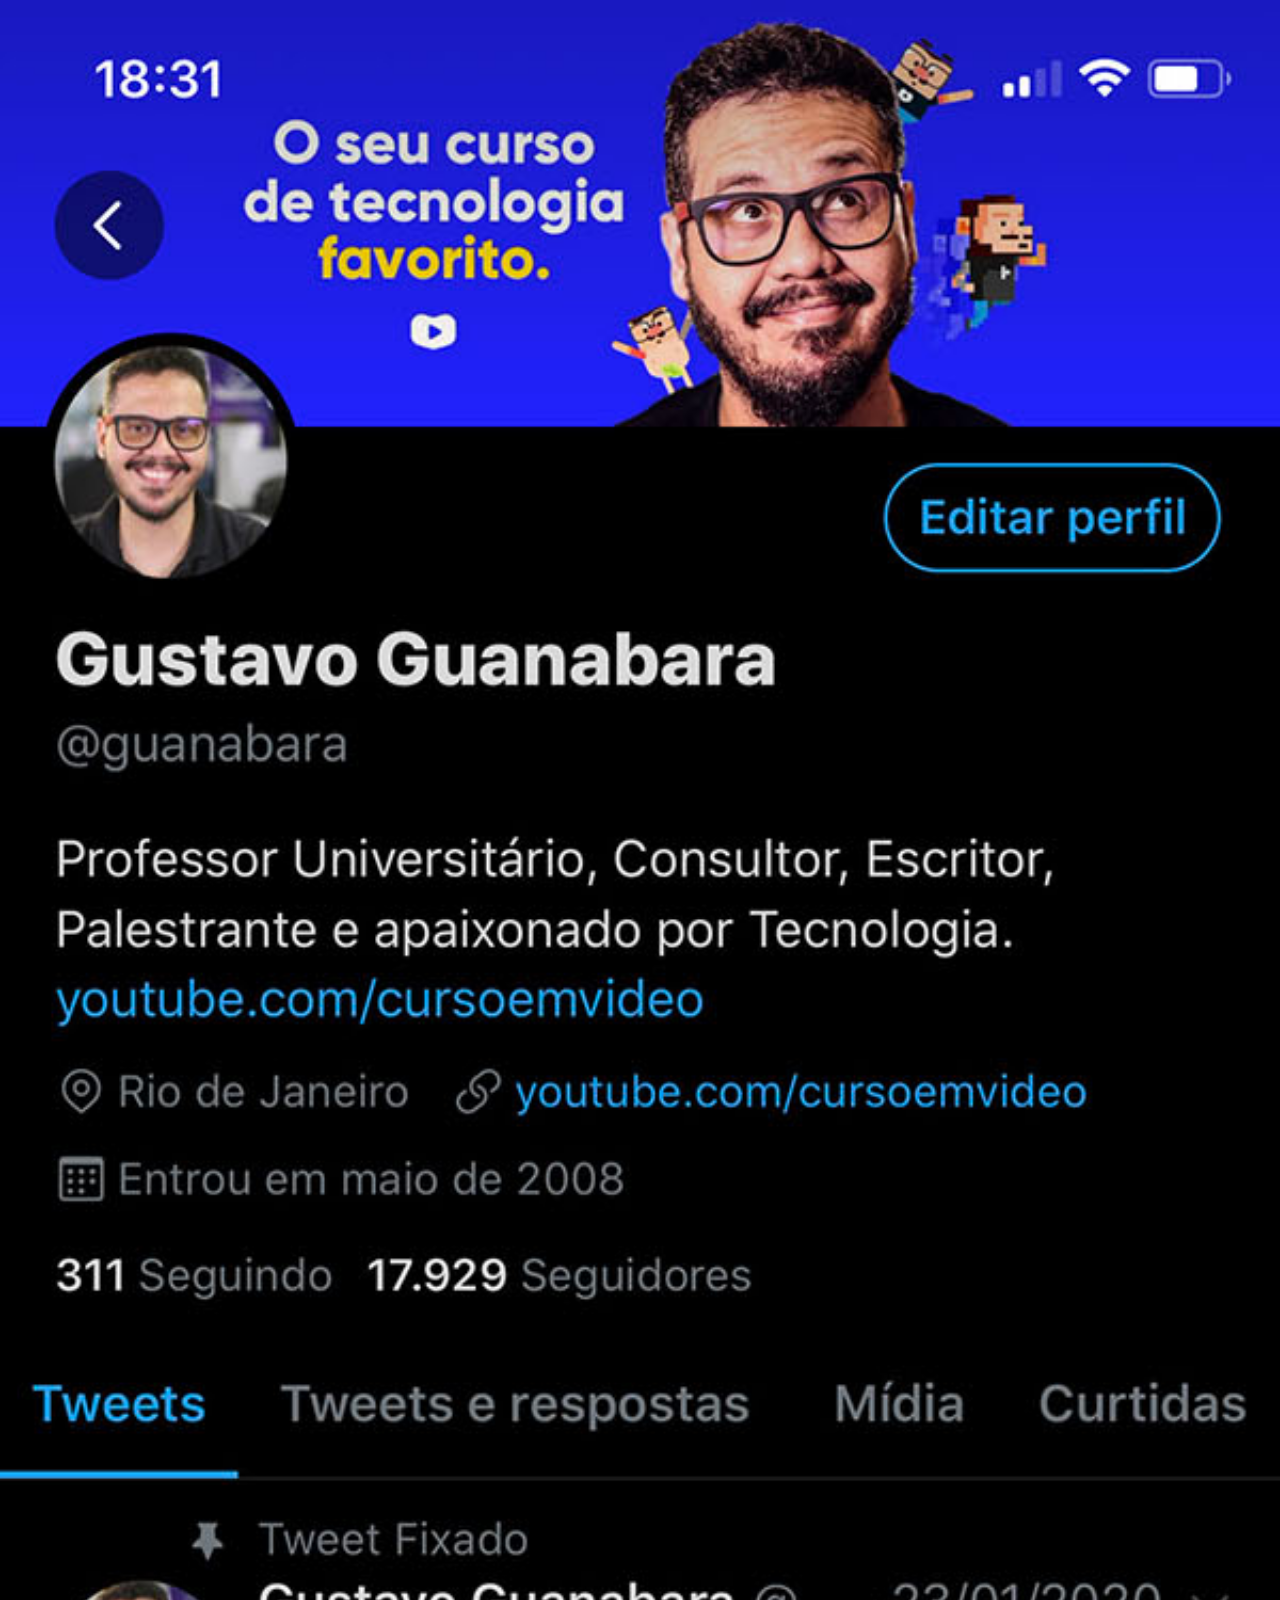
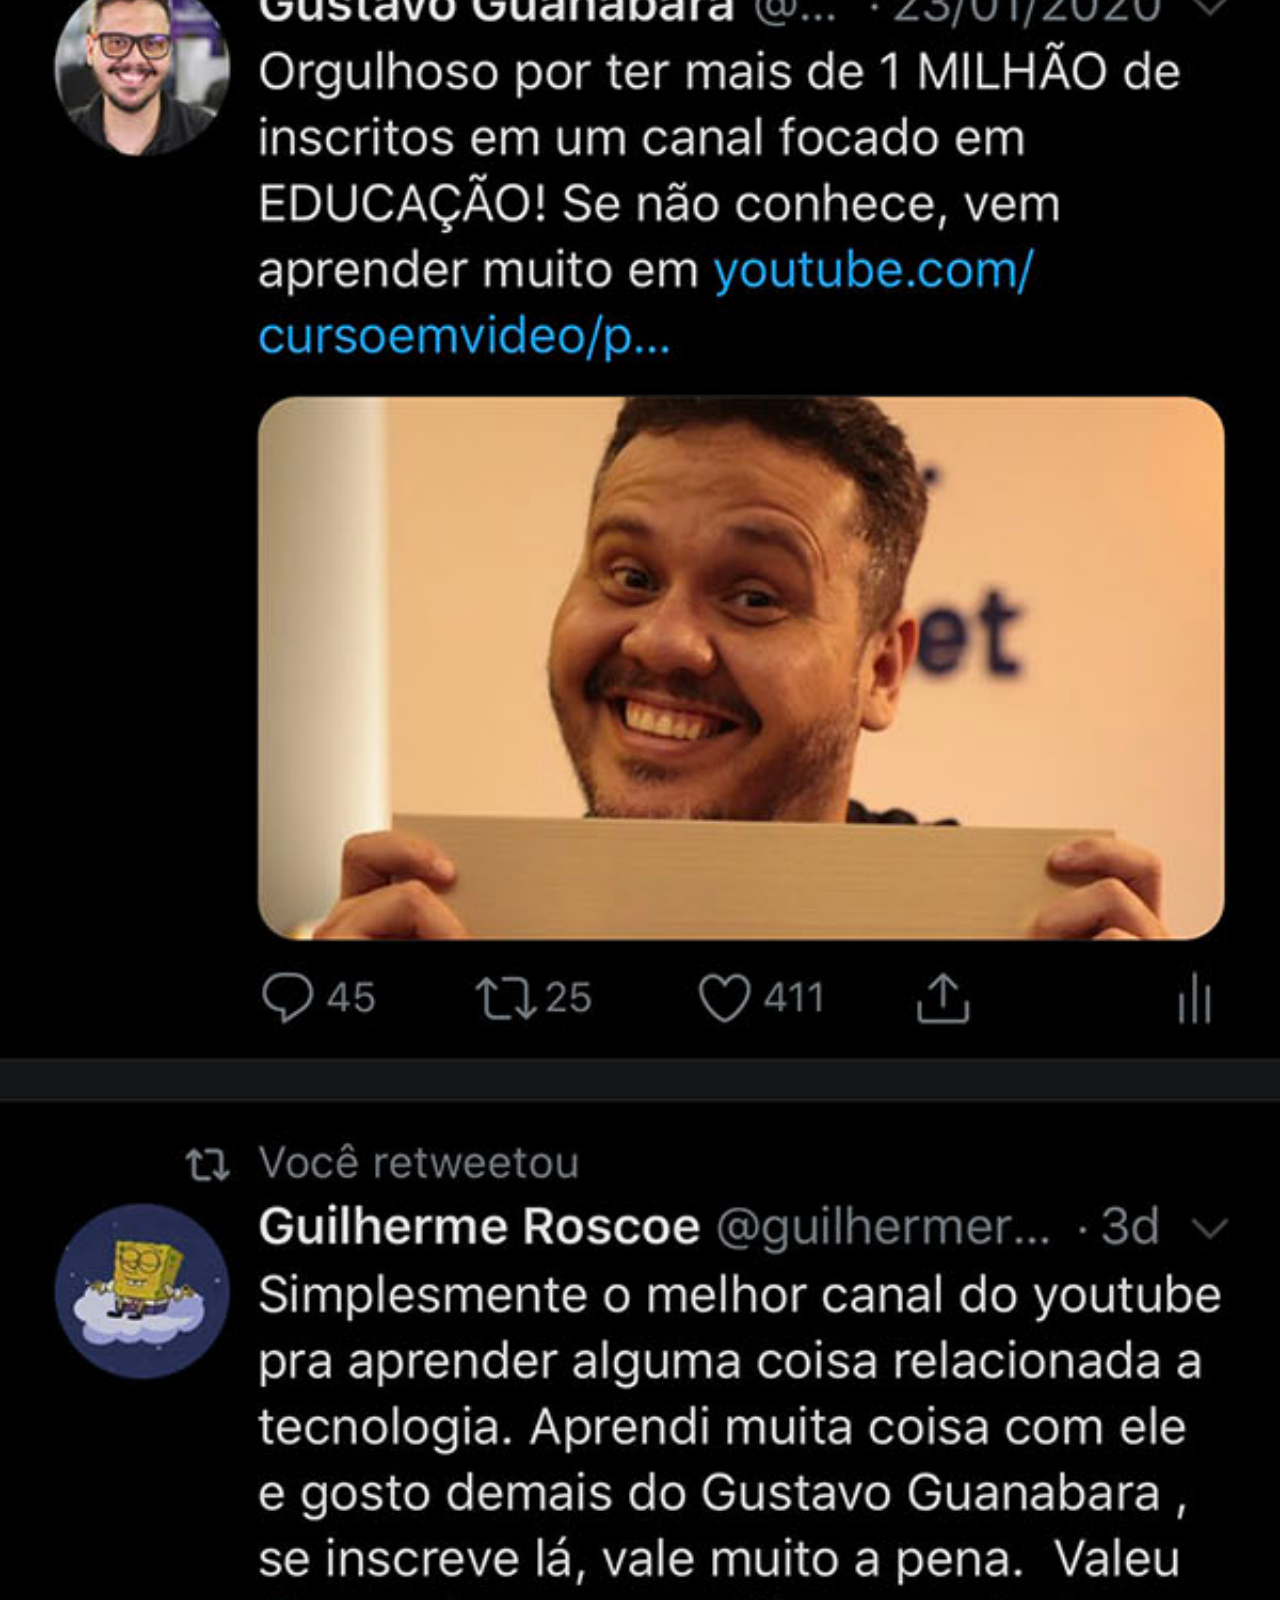
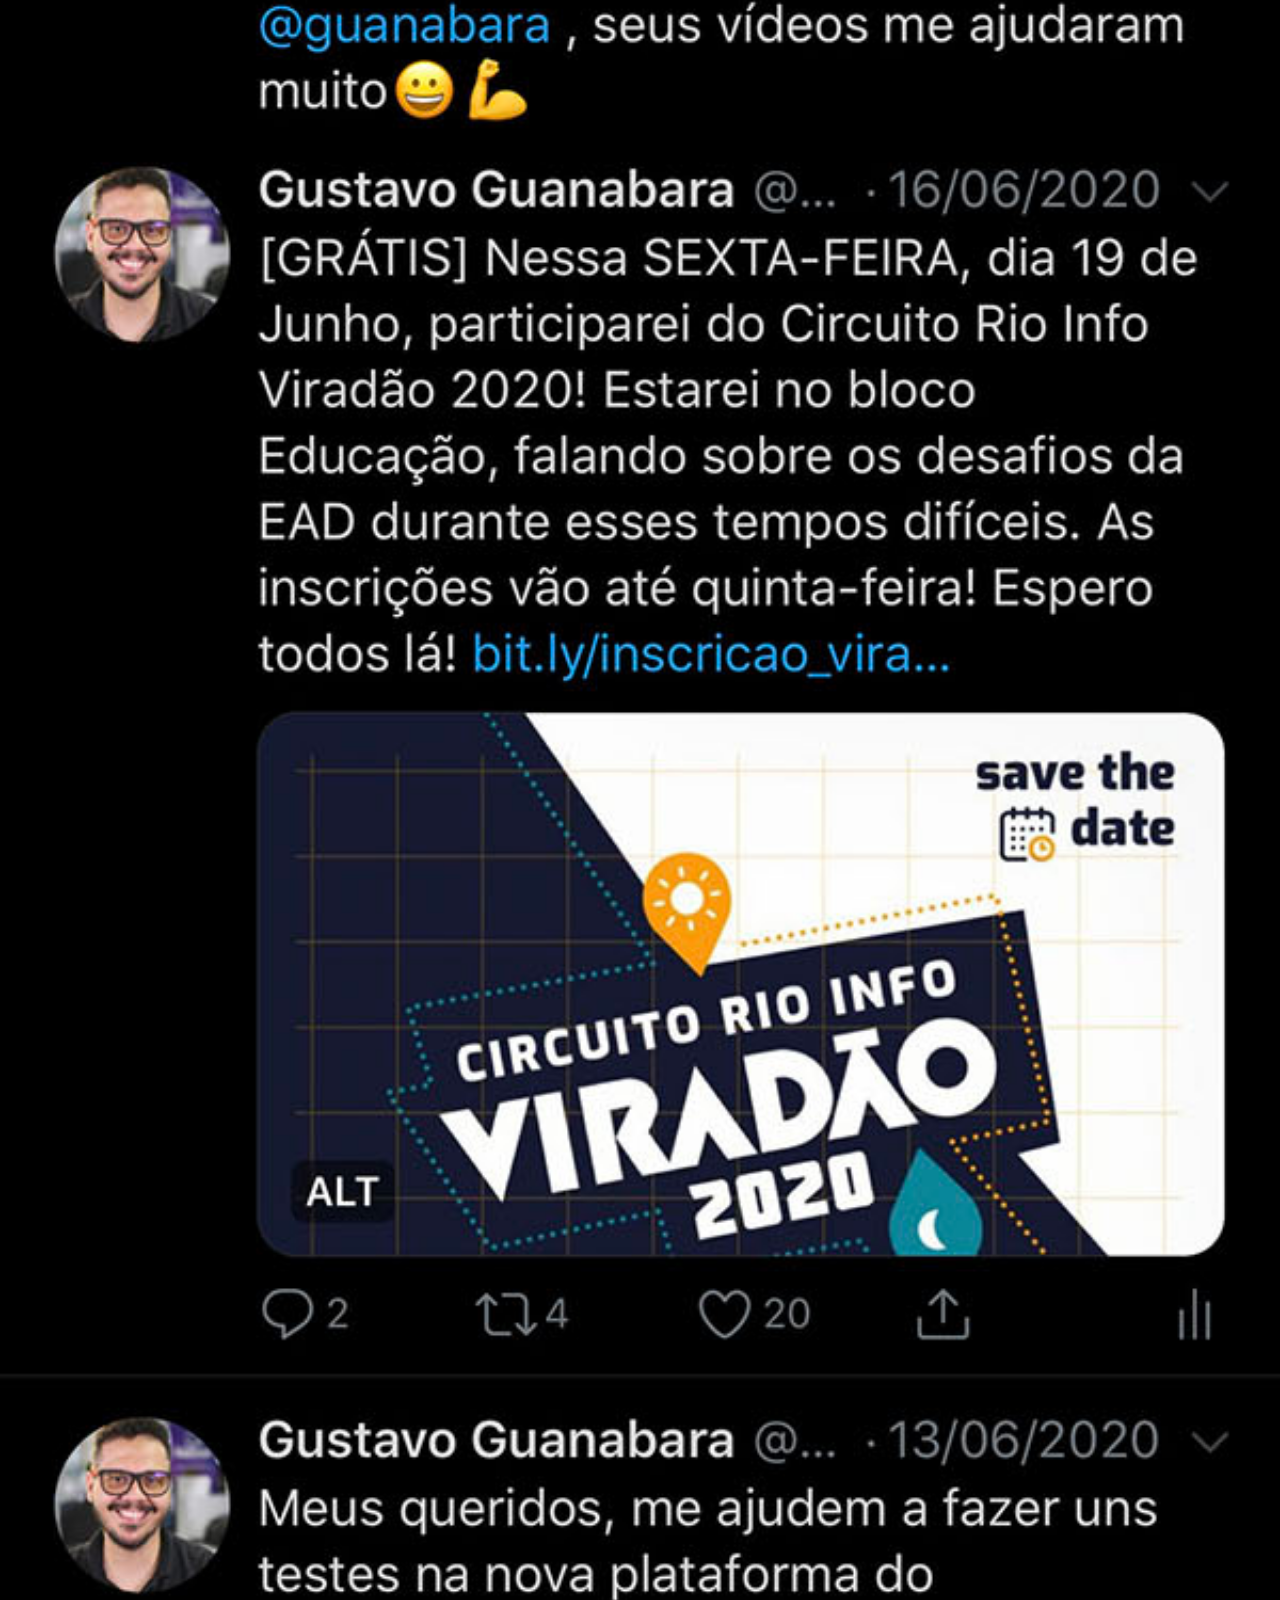
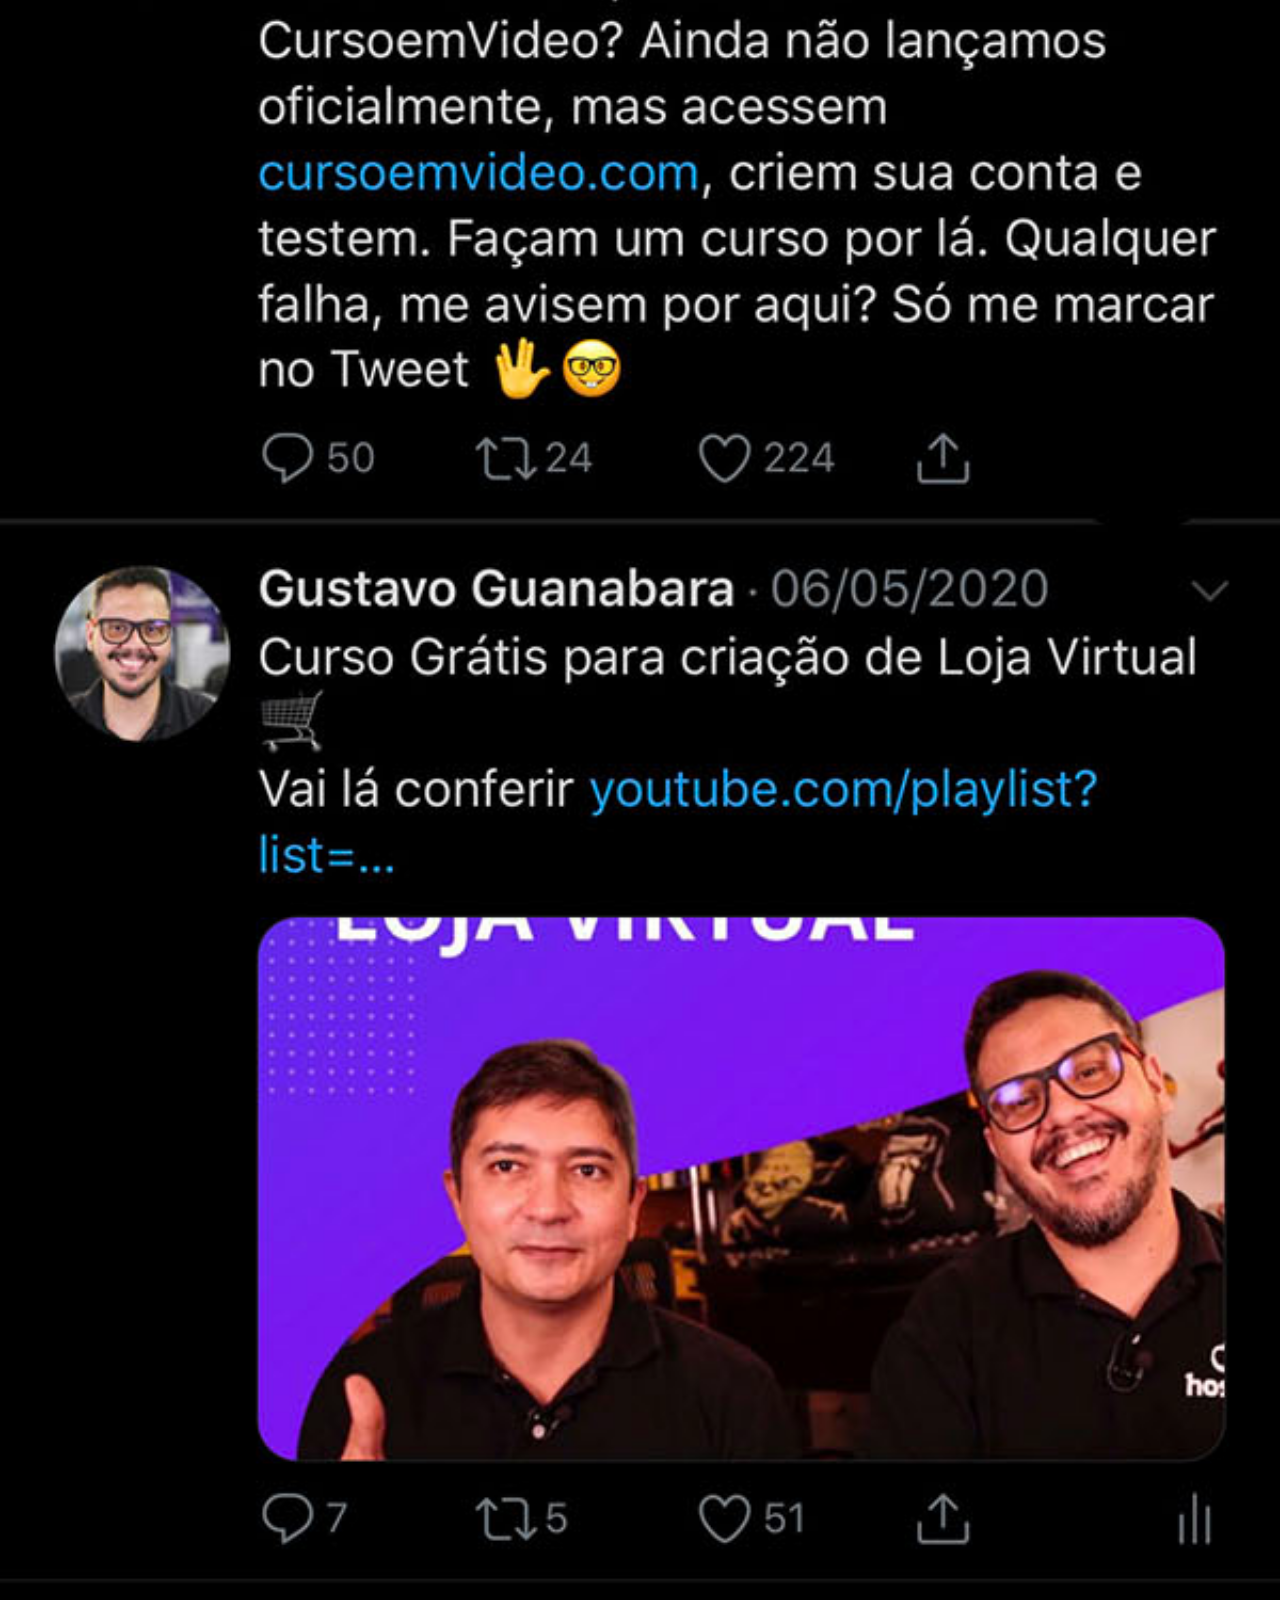
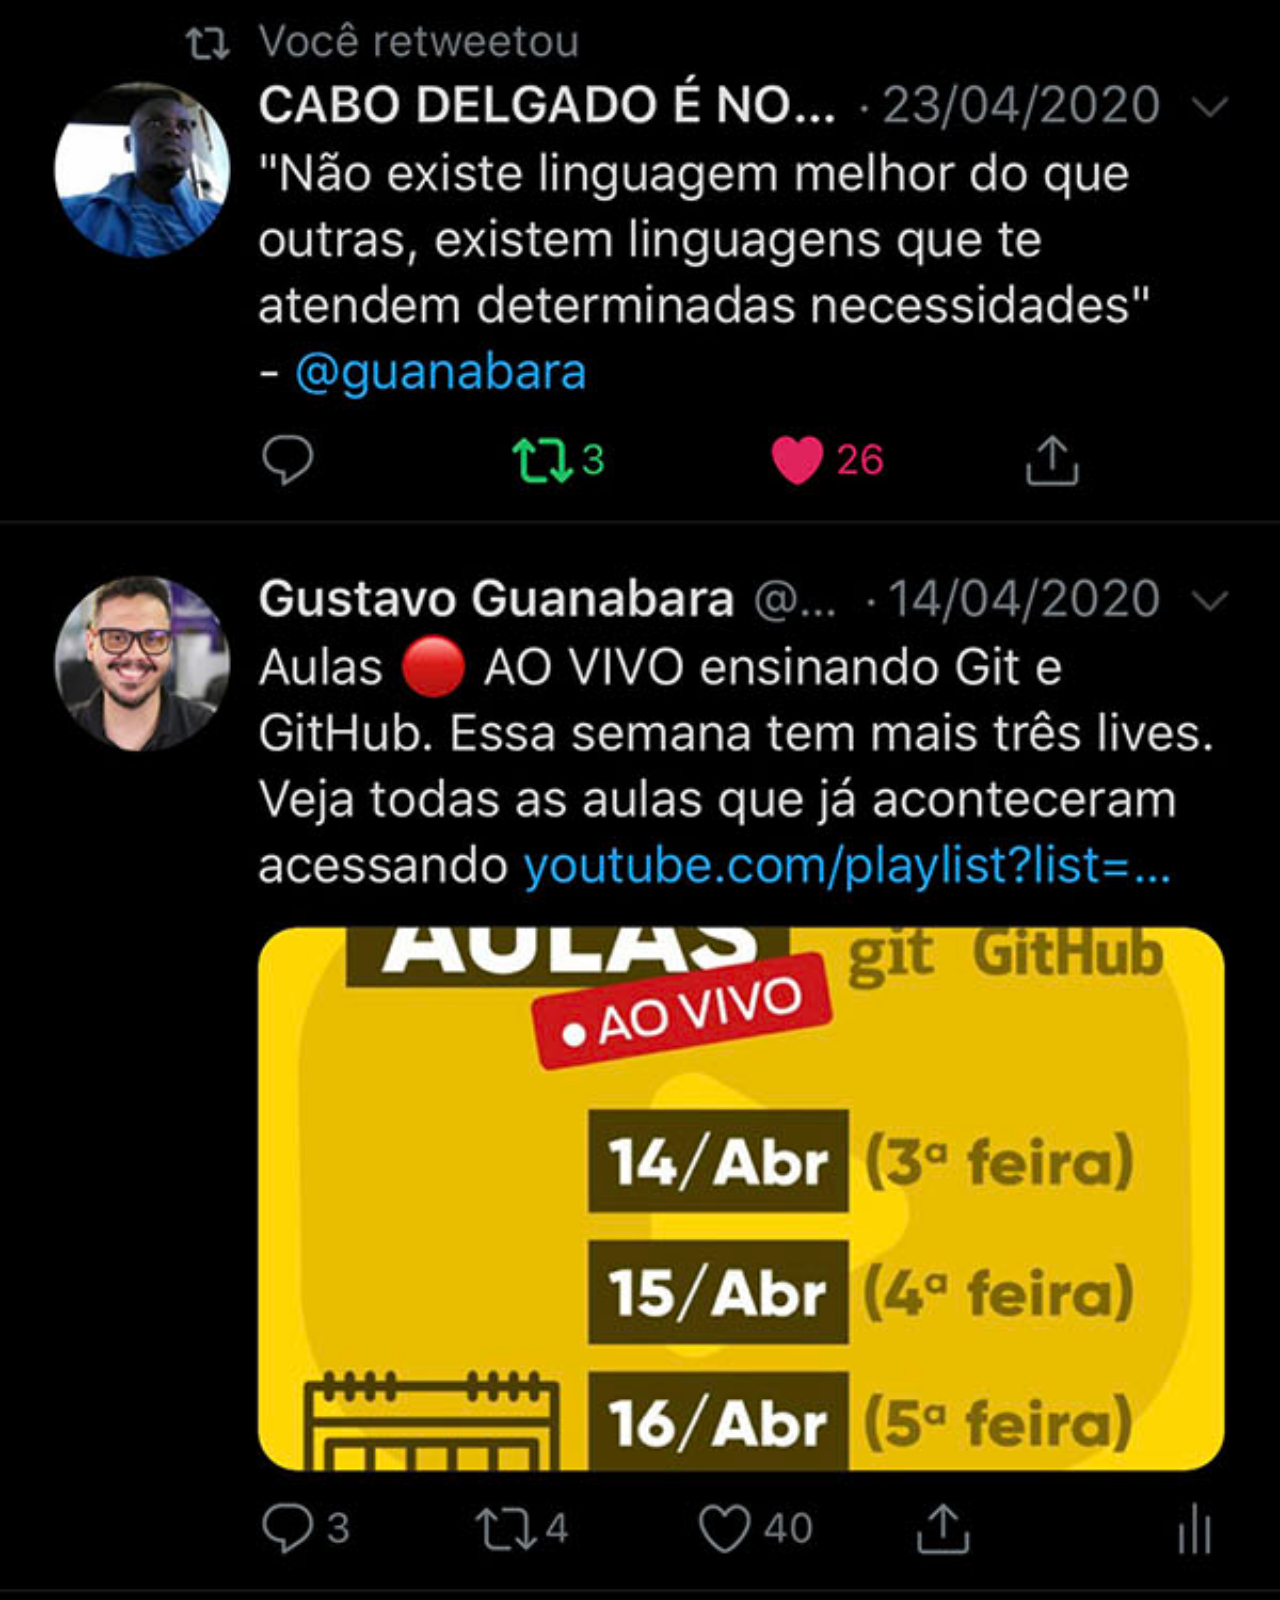
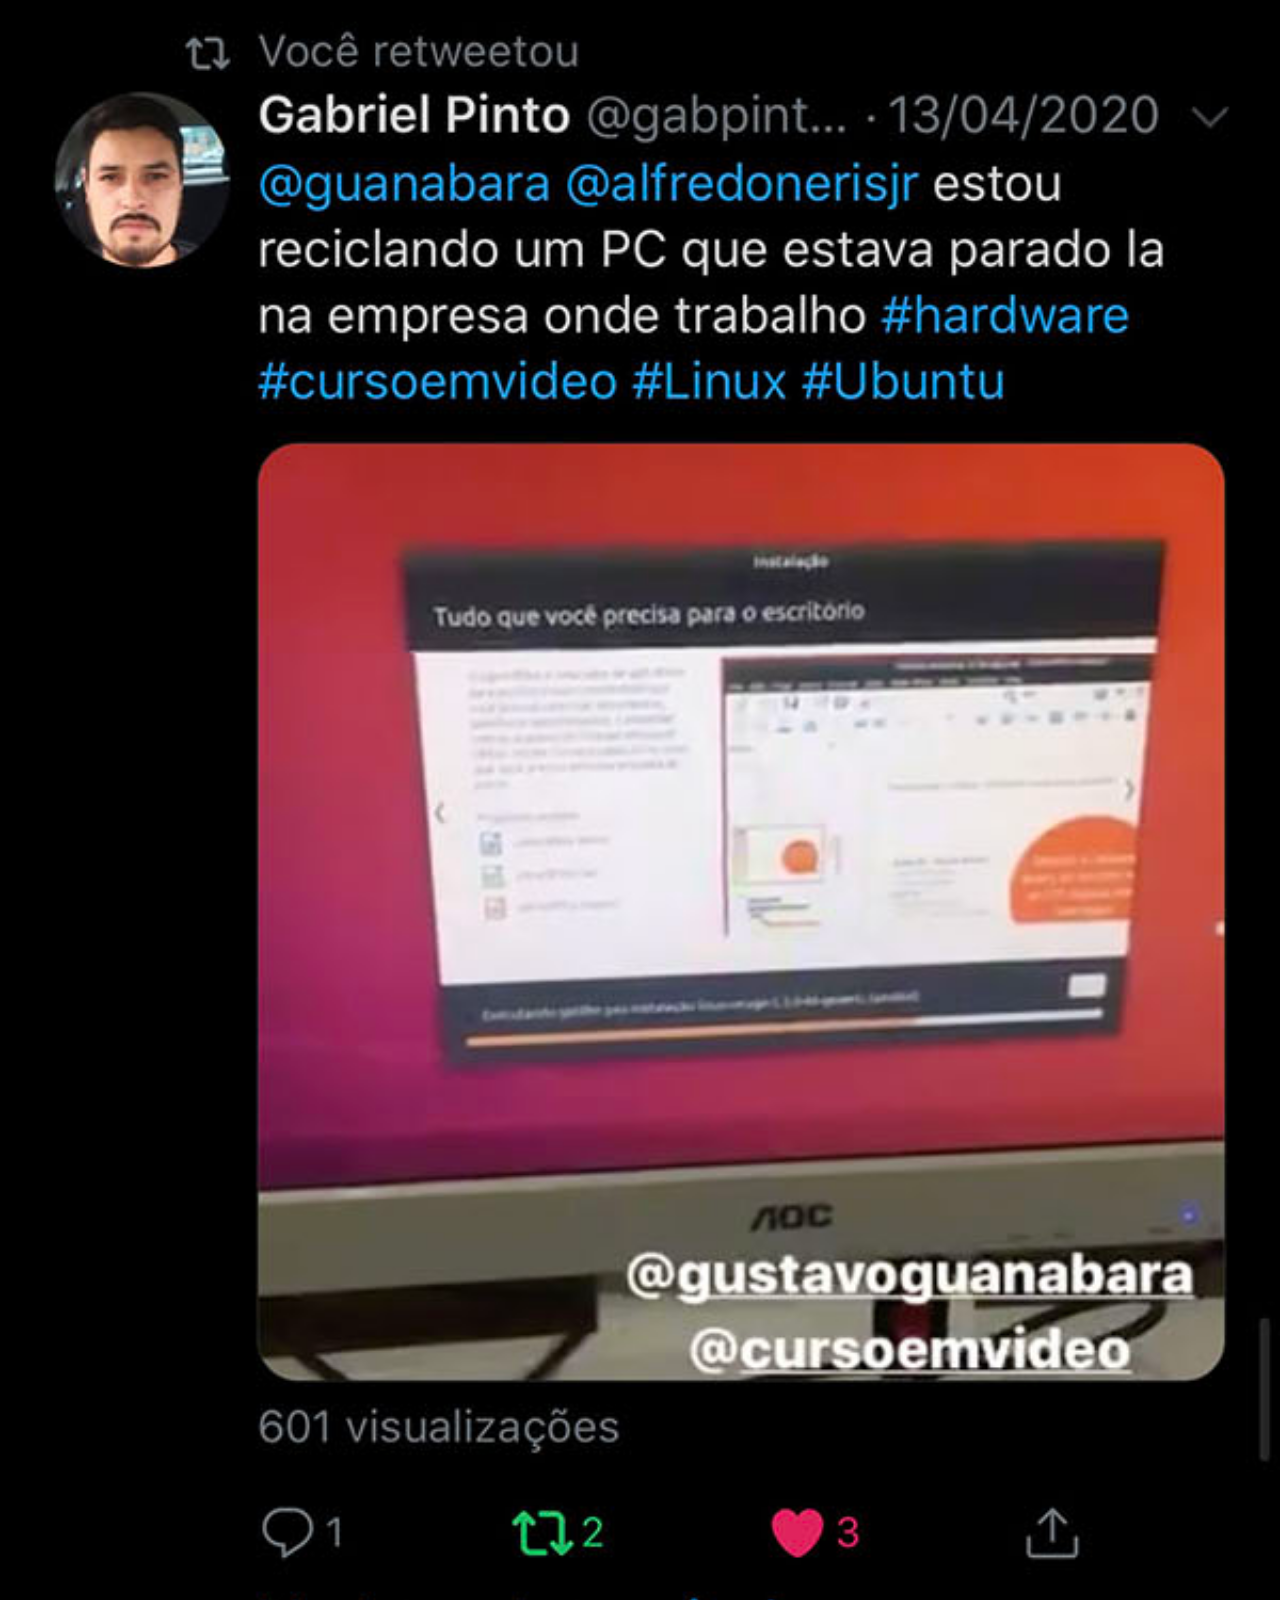
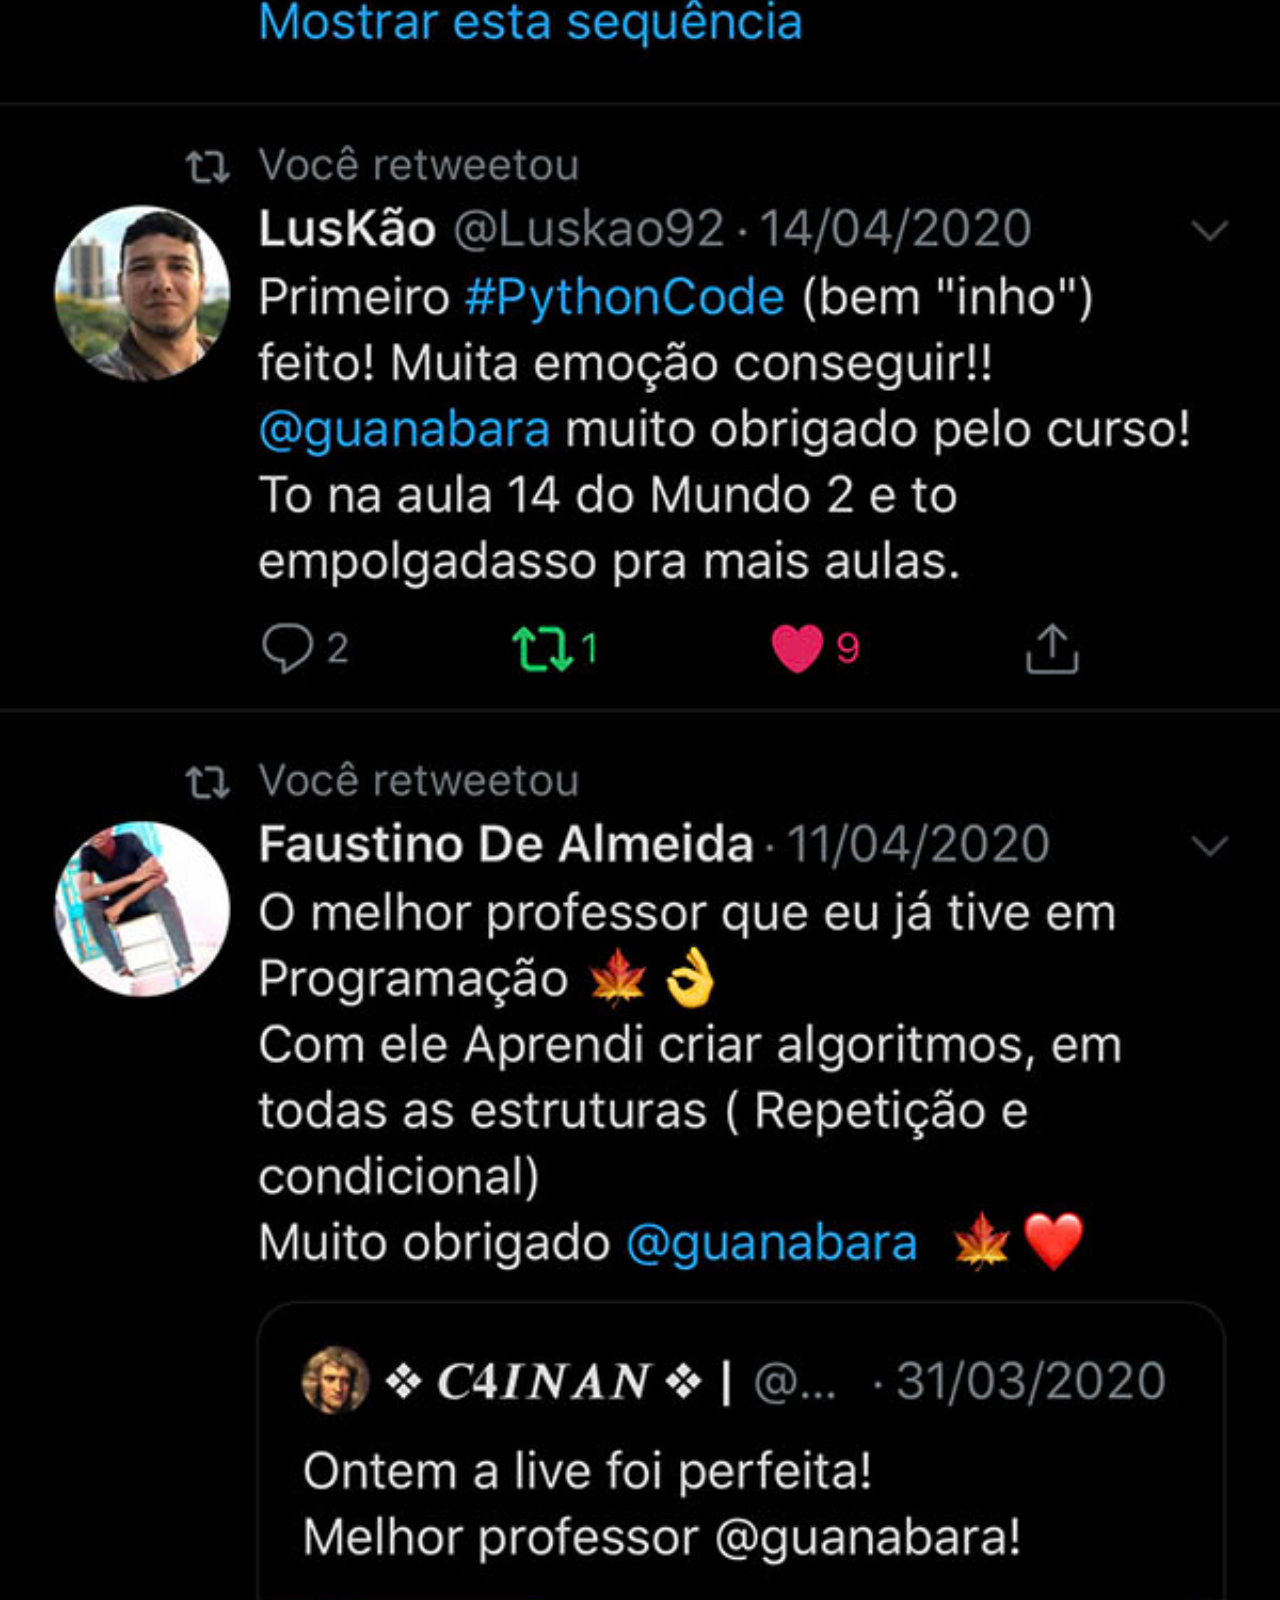
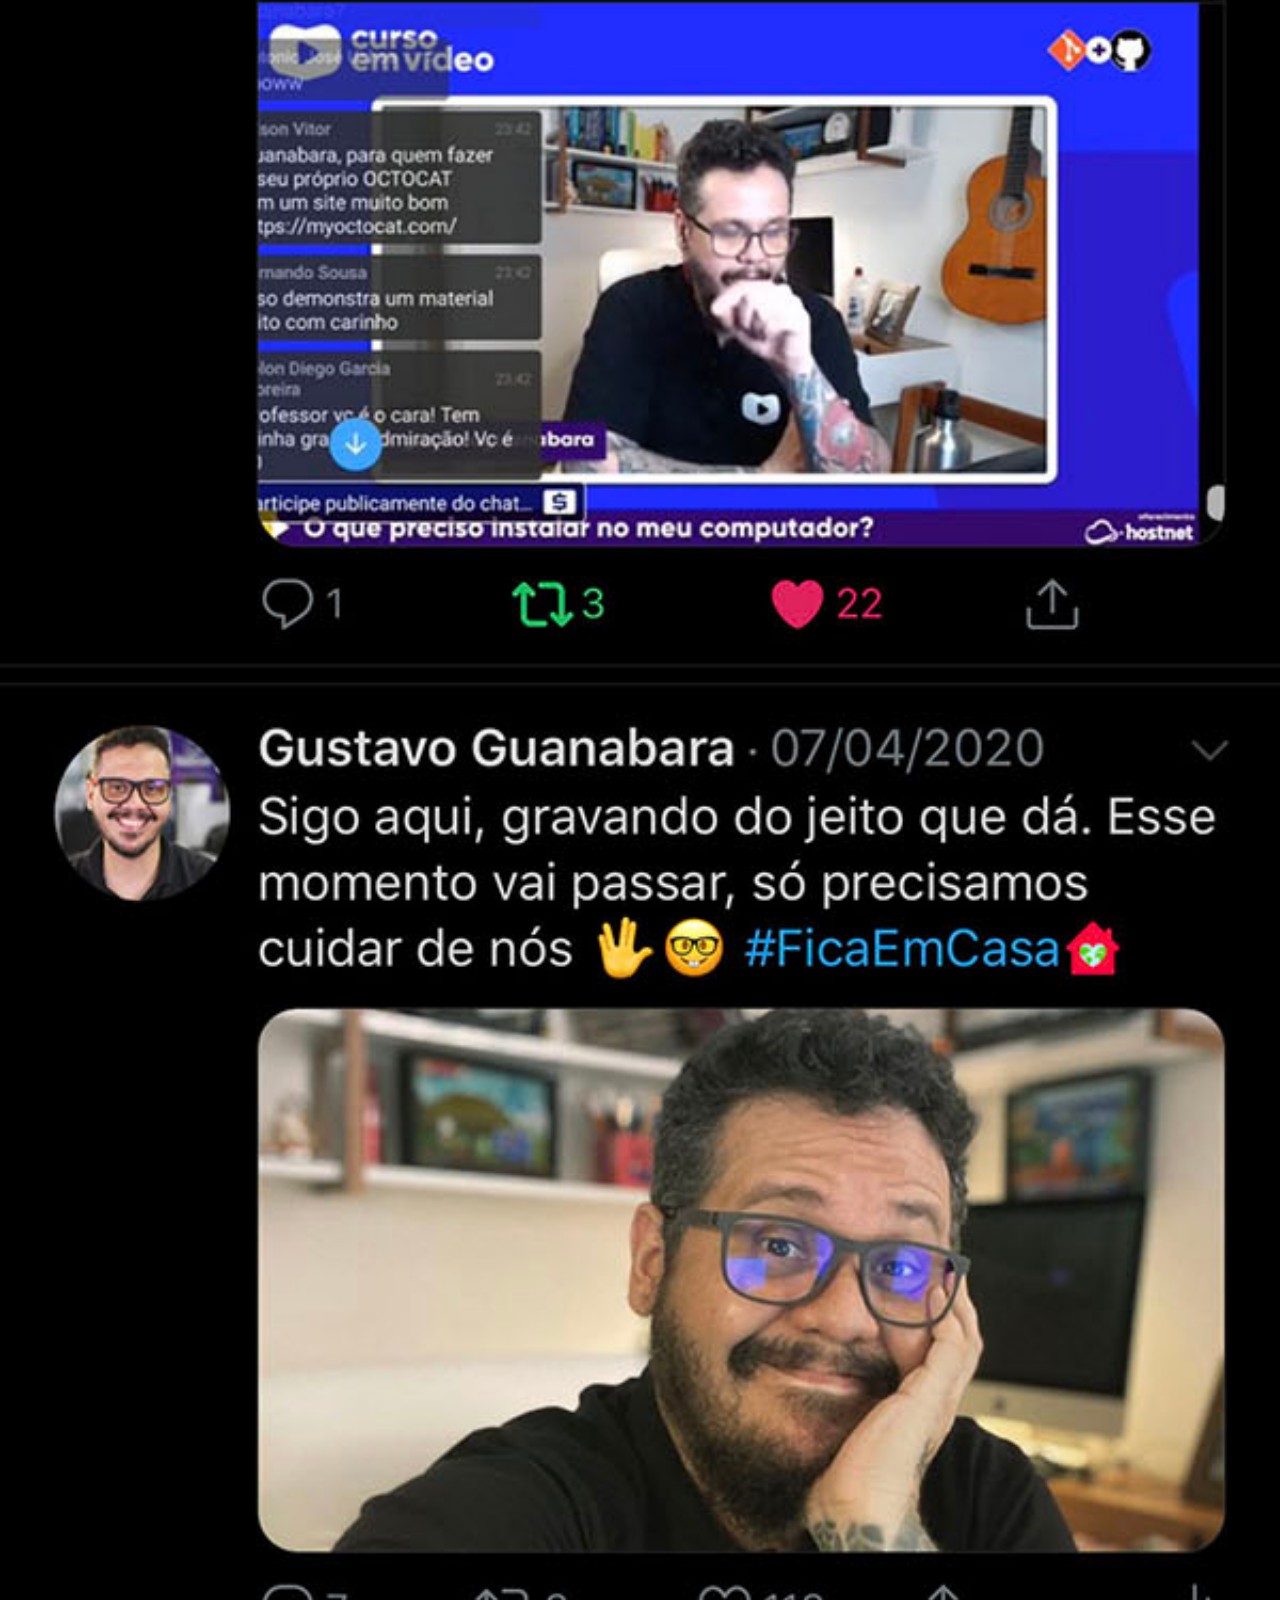
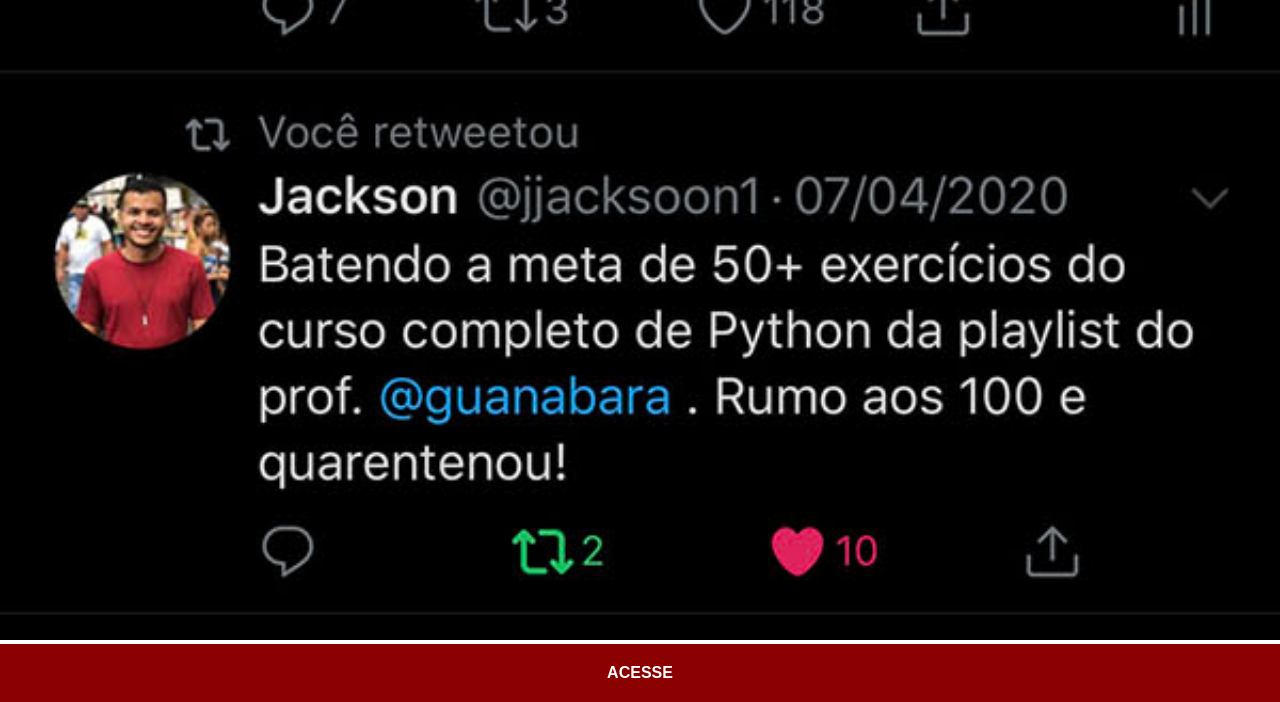
<file: twitter.html>
<!DOCTYPE html>
<html lang="pt-br">
<head>
    <meta charset="UTF-8">
    <meta name="viewport" content="width=device-width, initial-scale=1.0">
    <title>Twitter</title>
    <link rel="stylesheet" href="estilos/social.css">
</head>
<body>
    <img src="imagens/tela-twitter.jpg" alt="Facebook">
    <a href="https://x.com/" target="_blank">ACESSE</a>
</body>
</html>
</file>
<file: estilos/style.css>
@charset "UTF-8";

* {
    margin: 0px;
    padding: 0px;
    font-family: Arial, Helvetica, sans-serif;
}

html, body {
    height: 99vh;
    width: 98vw;
    
}

body {
    background: url('../imagens/fundo-madeira-novo.jpg') no-repeat top center;
    background-size: cover;
    background-attachment: fixed;
}

main {
    height: 100vh;
    position: relative;
    
}

section#telefone {
    position: absolute;
    top: 50%;
    left: 50%;
    transform: translate(-50%, -50%);

    height: 627px;
    width: 311px;
    background: url('../imagens/frame-iphone.png') no-repeat;

}

iframe#tela {
    position: relative;
    top: 80px;
    left: 22px;
    
    height: 471px;
    width: 267px;
}

section#redes-sociais {
    text-align: right;
}

section#redes-sociais img {

    width: 50px;
    margin: 10px;
    border-radius: 50%;
    box-shadow: 2px 2px 5px rgba(0, 0, 0, 0.400);
    box-sizing: border-box;
}

section#redes-sociais img:hover {
    border: 2px solid rgba(255, 255, 255, 0.509);
    transform: translate(-3px, -3px);
    box-shadow: 5px 5px 10px rgba(0, 0, 0, 0.632);
    transition: transform 0.3s;
}
</file>
<file: estilos/social.css>
@charset "UTF-8";

* {
    margin: 0px;
    padding: 0px;
    font-family: Arial, Helvetica, sans-serif;
}

::-webkit-scrollbar {
    width: 0px;
    height: 0px;
}

img {
    width: 100vw;

}

a {
    display: block;
    background-color: darkred;
    padding: 20px;
    text-align: center;
    color: white;
    font-weight: bolder;
    text-decoration: none;
}

a:hover {
    background-color: red;
}
</file>
